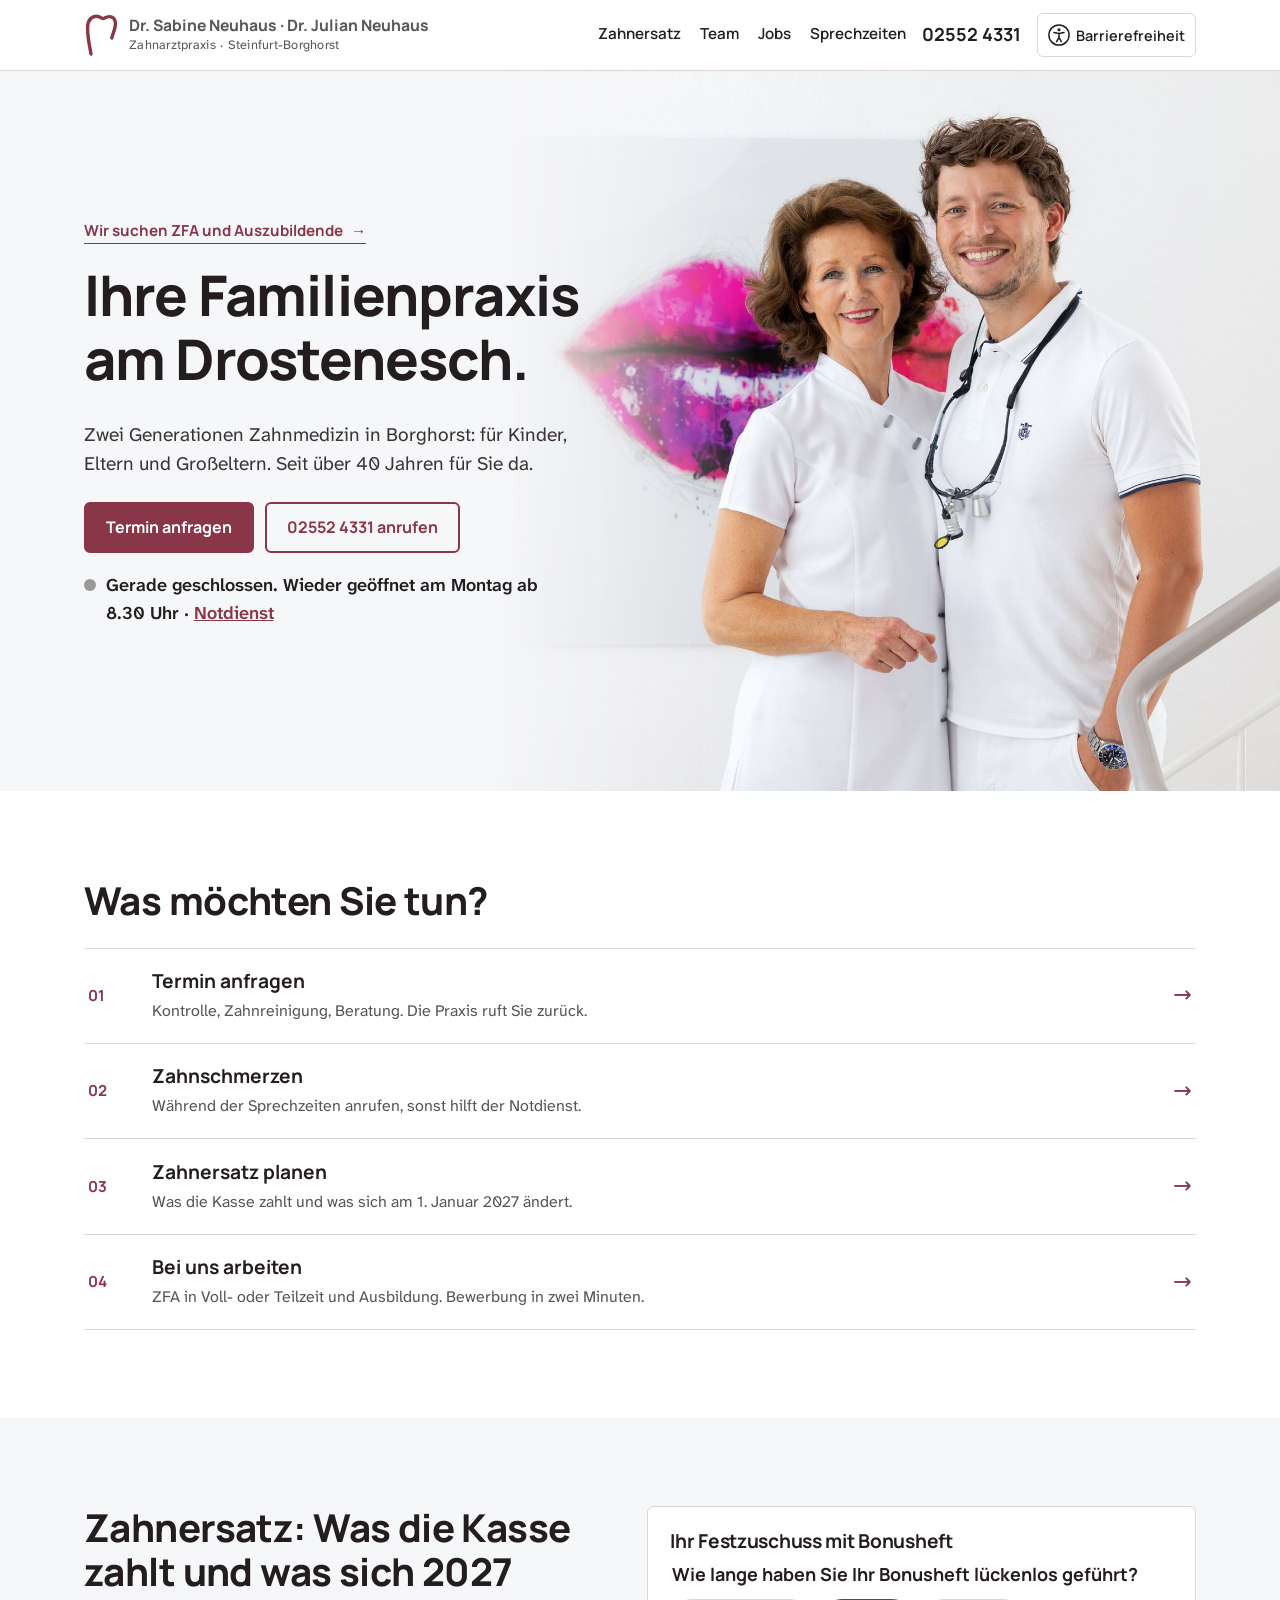
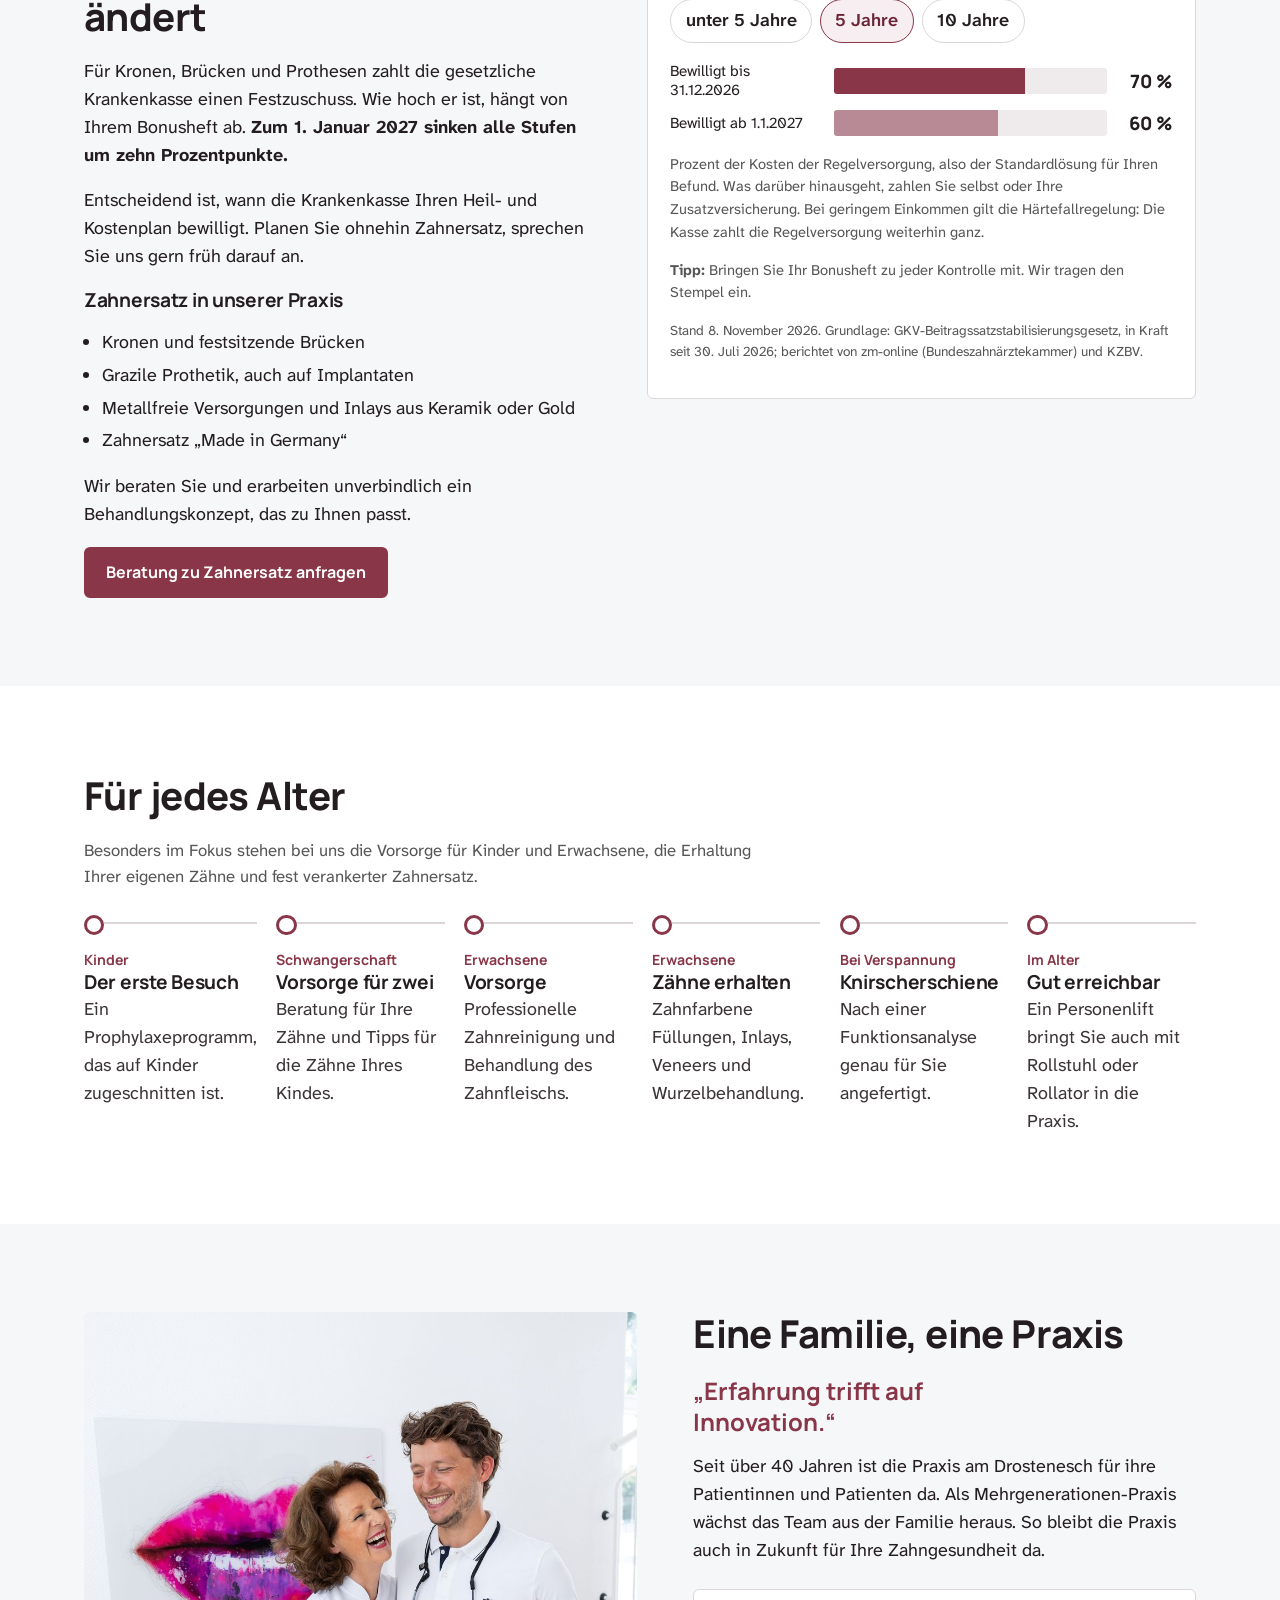
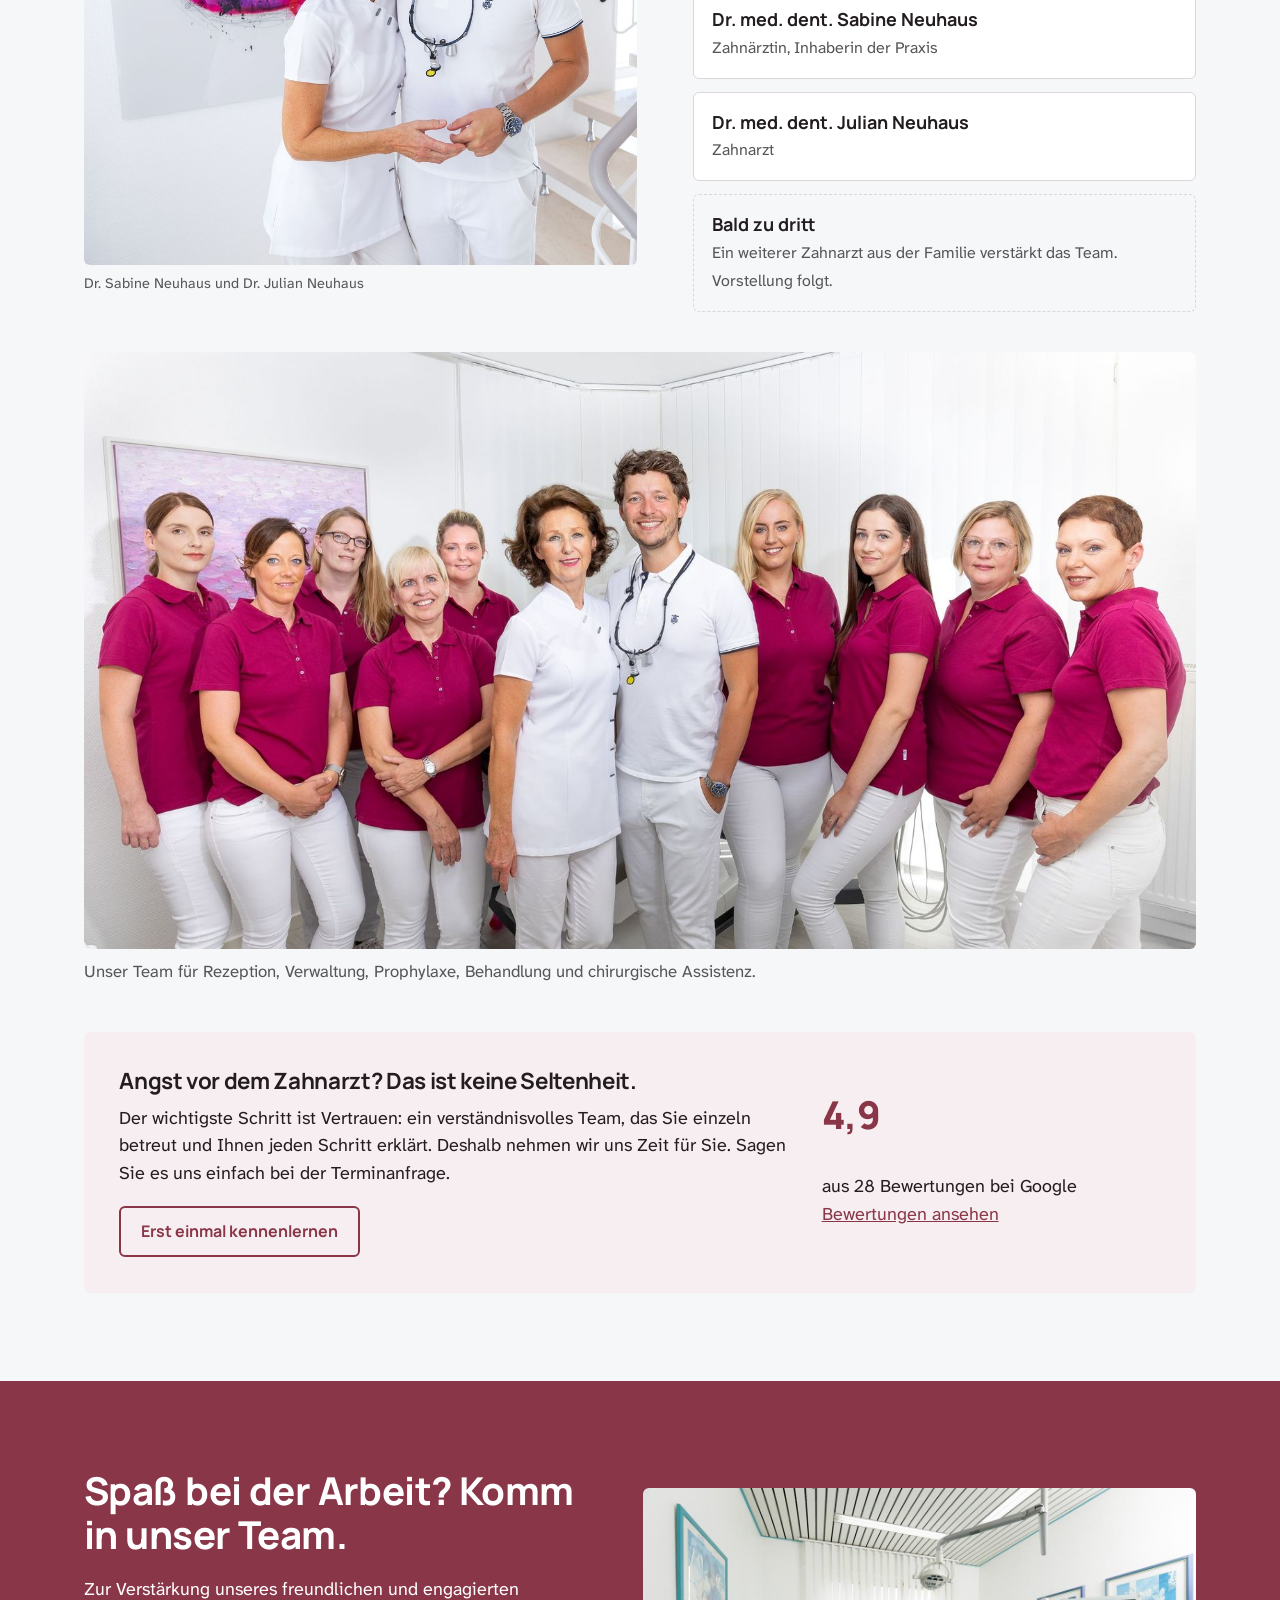
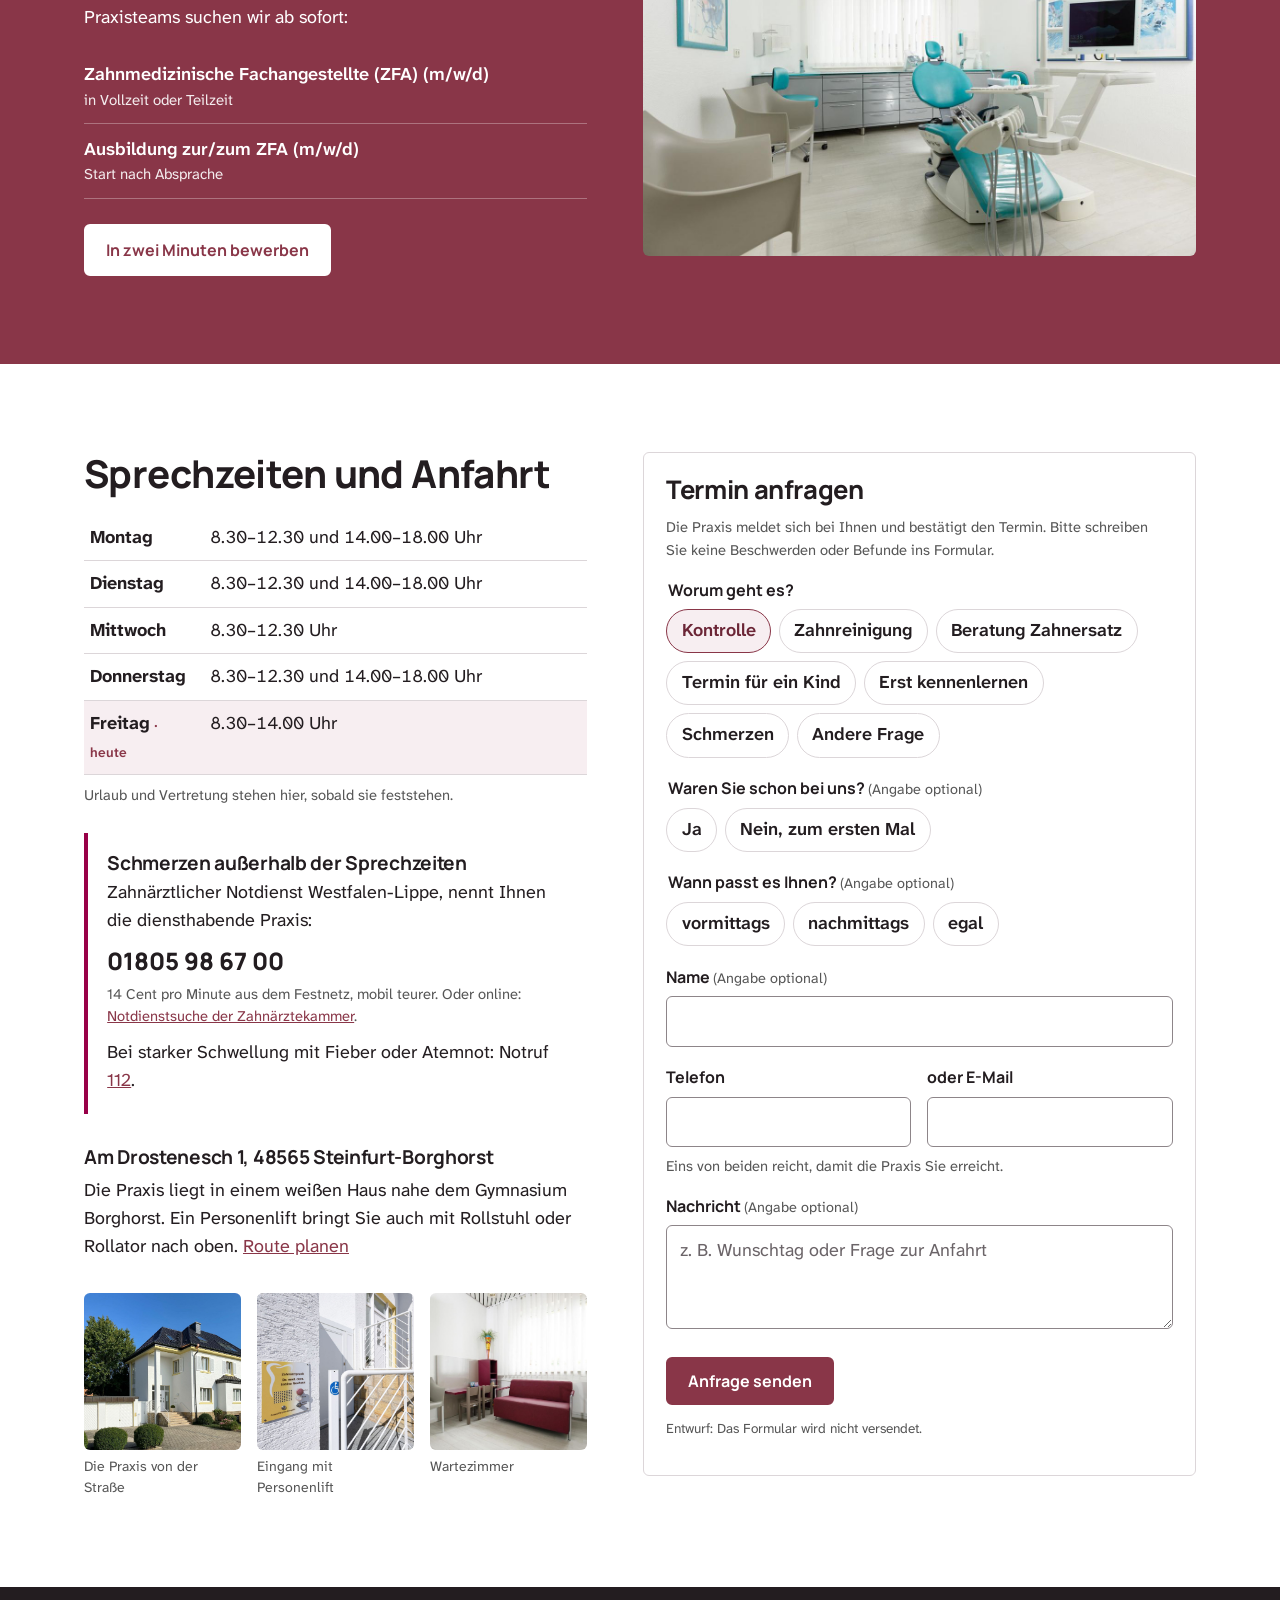
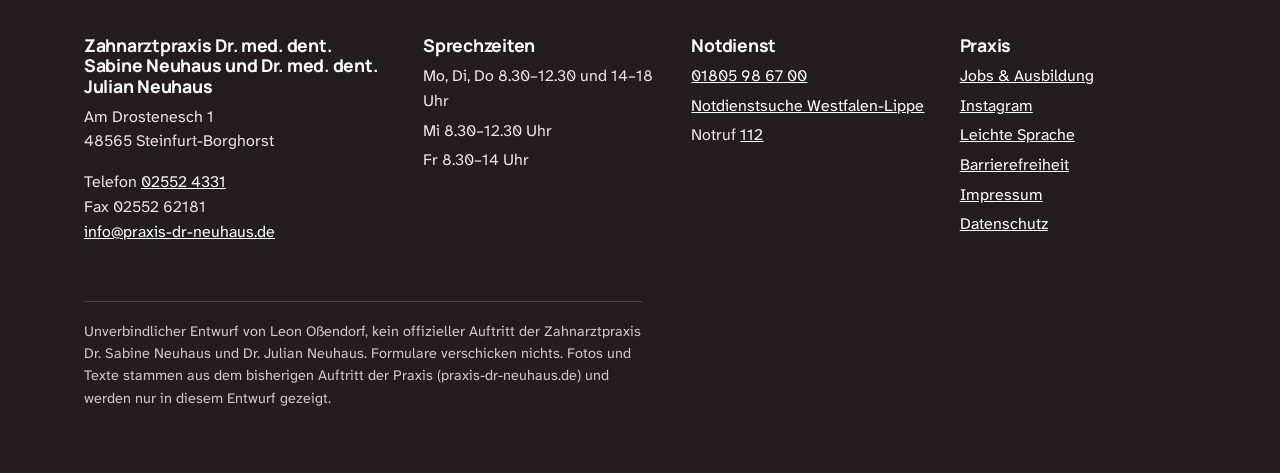
<file: index.html>
<!doctype html>
<html lang="de">
<head>
<meta charset="utf-8">
<meta name="viewport" content="width=device-width, initial-scale=1">
<meta name="robots" content="noindex,nofollow">
<title>Zahnarztpraxis Dr. Sabine Neuhaus und Dr. Julian Neuhaus – Steinfurt-Borghorst (Entwurf)</title>
<meta name="description" content="Familienpraxis Am Drostenesch 1 in Steinfurt-Borghorst. Vorsorge, Zahnerhaltung und Zahnersatz für Kinder, Eltern und Großeltern. Seit über 40 Jahren für Sie da.">
<link rel="preload" href="fonts/manrope-var.woff2" as="font" type="font/woff2" crossorigin>
<link rel="stylesheet" href="css/main.css">
<link rel="icon" href="data:image/svg+xml,%3Csvg xmlns='http://www.w3.org/2000/svg' viewBox='0 0 34 44'%3E%3Cpath d='M7 41C5 31 3.2 21 3.6 13.5 4 6.5 8.4 2.6 13.4 3.4c3 .5 4.2 2.2 5.6 2.2 1.6 0 3-1.9 6.2-2 4.4-.2 6.6 3.4 6.2 8.2-.4 4.8-2.4 8.3-3.6 13.2' fill='none' stroke='%23893648' stroke-width='3.4' stroke-linecap='round'/%3E%3C/svg%3E">
</head>
<body>
<a class="skip" href="#inhalt">Zum Inhalt springen</a>
<header class="kopf">
  <div class="wrap">
    <a class="marke" href="index.html">
      <svg viewBox="0 0 34 44" aria-hidden="true" focusable="false"><path d="M7 41C5 31 3.2 21 3.6 13.5 4 6.5 8.4 2.6 13.4 3.4c3 .5 4.2 2.2 5.6 2.2 1.6 0 3-1.9 6.2-2 4.4-.2 6.6 3.4 6.2 8.2-.4 4.8-2.4 8.3-3.6 13.2" fill="none" stroke="#893648" stroke-width="3.4" stroke-linecap="round" stroke-linejoin="round"/></svg>
      <span><b><span>Dr. Sabine Neuhaus</span> <span class="trenn">·</span> <span>Dr. Julian Neuhaus</span></b><small>Zahnarztpraxis · Steinfurt-Borghorst</small></span>
    </a>
    <nav class="nav" aria-label="Hauptmenü">
      <a href="index.html#zahnersatz">Zahnersatz</a>
      <a href="index.html#familie">Team</a>
      <a href="jobs.html">Jobs</a>
      <a href="index.html#kontakt">Sprechzeiten</a>
    </nav>
    <a class="tel" href="tel:+4925524331">02552 4331</a>
    <button class="a11y-btn" type="button" aria-expanded="false" aria-controls="a11y"><svg viewBox="0 0 24 24" aria-hidden="true" focusable="false"><circle cx="12" cy="12" r="11" fill="none" stroke="currentColor" stroke-width="1.6"/><circle cx="12" cy="6.3" r="1.7" fill="currentColor"/><path d="M6.5 9.2l5.5 1.2 5.5-1.2M12 10.4v4.2M12 14.6l-2.6 4.6M12 14.6l2.6 4.6" fill="none" stroke="currentColor" stroke-width="1.7" stroke-linecap="round"/></svg><span class="a11y-txt">Barrierefreiheit</span></button>
    <div class="a11y-panel" id="a11y" role="region" aria-label="Einstellungen zur Barrierefreiheit">
      <h2>Lesen leichter machen</h2>
      <button type="button" data-schalter="gross" aria-pressed="false">Schrift größer</button>
      <button type="button" data-schalter="kontrast" aria-pressed="false">Stärkerer Kontrast</button>
      <button type="button" data-schalter="ruhig" aria-pressed="false">Bewegungen aus</button>
      <button type="button" id="vorlesen" aria-pressed="false">Seite vorlesen</button>
      <a href="leichte-sprache.html">Leichte Sprache <span aria-hidden="true">→</span></a>
      <a href="barrierefreiheit.html">Erklärung zur Barrierefreiheit <span aria-hidden="true">→</span></a>
    </div>
  </div>
</header>
<main id="inhalt">

<section class="hero" aria-labelledby="h-start" style="padding:0">
  <div class="hero-bild">
    <img src="img/hero.jpg" width="1800" height="1286" alt="Dr. Sabine Neuhaus und Dr. Julian Neuhaus in weißer Praxiskleidung, hinter ihnen ein großes Gemälde mit pinkfarbenen Lippen." fetchpriority="high">
  </div>
  <div class="wrap">
    <div class="hero-text">
      <a class="job-hinweis" href="jobs.html">Wir suchen ZFA und Auszubildende <span aria-hidden="true">→</span></a>
      <h1 id="h-start">Ihre Familienpraxis am Drostenesch.</h1>
      <p class="lead">Zwei Generationen Zahnmedizin in Borghorst: für Kinder, Eltern und Großeltern. Seit über 40 Jahren für Sie da.</p>
      <div class="knoepfe">
        <a class="btn" href="#termin">Termin anfragen</a>
        <a class="btn hell" href="tel:+4925524331">02552 4331 anrufen</a>
      </div>
      <p class="status" id="status" aria-live="polite"><span class="punkt" aria-hidden="true"></span><span id="status-text">Sprechzeiten: Mo bis Fr ab 8.30 Uhr</span></p>
    </div>
  </div>
</section>

<section aria-labelledby="h-wege">
  <div class="wrap">
    <h2 id="h-wege">Was möchten Sie tun?</h2>
    <ul class="wege">
      <li><a href="#termin" data-anliegen="kontrolle"><span class="nr">01</span><span><b>Termin anfragen</b><span class="k">Kontrolle, Zahnreinigung, Beratung. Die Praxis ruft Sie zurück.</span></span><span class="pfeil" aria-hidden="true">→</span></a></li>
      <li><a href="#notdienst"><span class="nr">02</span><span><b>Zahnschmerzen</b><span class="k">Während der Sprechzeiten anrufen, sonst hilft der Notdienst.</span></span><span class="pfeil" aria-hidden="true">→</span></a></li>
      <li><a href="#zahnersatz"><span class="nr">03</span><span><b>Zahnersatz planen</b><span class="k">Was die Kasse zahlt und was sich am 1. Januar 2027 ändert.</span></span><span class="pfeil" aria-hidden="true">→</span></a></li>
      <li><a href="jobs.html"><span class="nr">04</span><span><b>Bei uns arbeiten</b><span class="k">ZFA in Voll- oder Teilzeit und Ausbildung. Bewerbung in zwei Minuten.</span></span><span class="pfeil" aria-hidden="true">→</span></a></li>
    </ul>
  </div>
</section>

<section class="wand" id="zahnersatz" aria-labelledby="h-ze">
  <div class="wrap ze">
    <div class="zeig">
      <h2 id="h-ze">Zahnersatz: Was die Kasse zahlt und was sich 2027 ändert</h2>
      <p>Für Kronen, Brücken und Prothesen zahlt die gesetzliche Krankenkasse einen Festzuschuss. Wie hoch er ist, hängt von Ihrem Bonusheft ab. <strong>Zum 1. Januar 2027 sinken alle Stufen um zehn Prozentpunkte.</strong></p>
      <p>Entscheidend ist, wann die Krankenkasse Ihren Heil- und Kostenplan bewilligt. Planen Sie ohnehin Zahnersatz, sprechen Sie uns gern früh darauf an.</p>
      <h3>Zahnersatz in unserer Praxis</h3>
      <ul class="liste">
        <li>Kronen und festsitzende Brücken</li>
        <li>Grazile Prothetik, auch auf Implantaten</li>
        <li>Metallfreie Versorgungen und Inlays aus Keramik oder Gold</li>
        <li>Zahnersatz „Made in Germany“</li>
      </ul>
      <p>Wir beraten Sie und erarbeiten unverbindlich ein Behandlungskonzept, das zu Ihnen passt.</p>
      <a class="btn" href="#termin" data-anliegen="zahnersatz">Beratung zu Zahnersatz anfragen</a>
    </div>
    <div class="rechner zeig" role="region" aria-labelledby="h-rechner">
      <h3 id="h-rechner">Ihr Festzuschuss mit Bonusheft</h3>
      <fieldset>
        <legend>Wie lange haben Sie Ihr Bonusheft lückenlos geführt?</legend>
        <div class="seg">
          <label><input type="radio" name="bonus" value="0"><span>unter 5 Jahre</span></label>
          <label><input type="radio" name="bonus" value="5" checked><span>5 Jahre</span></label>
          <label><input type="radio" name="bonus" value="10"><span>10 Jahre</span></label>
        </div>
      </fieldset>
      <div class="balken" aria-live="polite">
        <div class="zeile"><span class="lbl">Bewilligt bis 31.12.2026</span><span class="bahn"><span class="fuell" id="b-alt"></span></span><span class="wert" id="w-alt">70 %</span></div>
        <div class="zeile"><span class="lbl">Bewilligt ab 1.1.2027</span><span class="bahn"><span class="fuell neu" id="b-neu"></span></span><span class="wert" id="w-neu">60 %</span></div>
      </div>
      <p class="klein">Prozent der Kosten der Regelversorgung, also der Standardlösung für Ihren Befund. Was darüber hinausgeht, zahlen Sie selbst oder Ihre Zusatzversicherung. Bei geringem Einkommen gilt die Härtefallregelung: Die Kasse zahlt die Regelversorgung weiterhin ganz.</p>
      <p class="klein"><strong>Tipp:</strong> Bringen Sie Ihr Bonusheft zu jeder Kontrolle mit. Wir tragen den Stempel ein.</p>
      <p class="quelle">Stand 8. November 2026. Grundlage: GKV-Beitragssatzstabilisierungsgesetz, in Kraft seit 30. Juli 2026; berichtet von zm-online (Bundeszahnärztekammer) und KZBV.</p>
    </div>
  </div>
</section>

<section aria-labelledby="h-alter">
  <div class="wrap">
    <h2 id="h-alter">Für jedes Alter</h2>
    <p class="unterzeile">Besonders im Fokus stehen bei uns die Vorsorge für Kinder und Erwachsene, die Erhaltung Ihrer eigenen Zähne und fest verankerter Zahnersatz.</p>
    <ol class="linie">
      <li class="zeig"><span class="alter">Kinder</span><h3>Der erste Besuch</h3><p>Ein Prophylaxeprogramm, das auf Kinder zugeschnitten ist.</p></li>
      <li class="zeig"><span class="alter">Schwangerschaft</span><h3>Vorsorge für zwei</h3><p>Beratung für Ihre Zähne und Tipps für die Zähne Ihres Kindes.</p></li>
      <li class="zeig"><span class="alter">Erwachsene</span><h3>Vorsorge</h3><p>Professionelle Zahnreinigung und Behandlung des Zahnfleischs.</p></li>
      <li class="zeig"><span class="alter">Erwachsene</span><h3>Zähne erhalten</h3><p>Zahnfarbene Füllungen, Inlays, Veneers und Wurzelbehandlung.</p></li>
      <li class="zeig"><span class="alter">Bei Verspannung</span><h3>Knirscherschiene</h3><p>Nach einer Funktionsanalyse genau für Sie angefertigt.</p></li>
      <li class="zeig"><span class="alter">Im Alter</span><h3>Gut erreichbar</h3><p>Ein Personenlift bringt Sie auch mit Rollstuhl oder Rollator in die Praxis.</p></li>
    </ol>
  </div>
</section>

<section class="wand" id="familie" aria-labelledby="h-familie">
  <div class="wrap">
    <div class="familie">
      <figure class="zeig">
        <img src="img/duo.jpg" width="1000" height="1000" alt="Dr. Sabine Neuhaus und Dr. Julian Neuhaus lachen gemeinsam vor dem Lippen-Gemälde." loading="lazy">
        <figcaption>Dr. Sabine Neuhaus und Dr. Julian Neuhaus</figcaption>
      </figure>
      <div class="zeig">
        <h2 id="h-familie">Eine Familie, eine Praxis</h2>
        <p class="zitat">„Erfahrung trifft auf Innovation.“</p>
        <p>Seit über 40 Jahren ist die Praxis am Drostenesch für ihre Patientinnen und Patienten da. Als Mehrgenerationen-Praxis wächst das Team aus der Familie heraus. So bleibt die Praxis auch in Zukunft für Ihre Zahngesundheit da.</p>
        <ul class="aerzte">
          <li><b>Dr. med. dent. Sabine Neuhaus</b><span>Zahnärztin, Inhaberin der Praxis</span></li>
          <li><b>Dr. med. dent. Julian Neuhaus</b><span>Zahnarzt</span></li>
          <li class="bald"><b>Bald zu dritt</b><span>Ein weiterer Zahnarzt aus der Familie verstärkt das Team. Vorstellung folgt.</span></li>
        </ul>
      </div>
    </div>
    <figure class="team-bild zeig">
      <img src="img/team.jpg" width="1600" height="859" alt="Das Praxisteam: die beiden Zahnärzte in Weiß und neun Mitarbeiterinnen in beerenfarbenen Poloshirts in der hellen Praxis." loading="lazy">
      <figcaption class="unterzeile" style="margin-top:.6rem">Unser Team für Rezeption, Verwaltung, Prophylaxe, Behandlung und chirurgische Assistenz.</figcaption>
    </figure>
    <div class="angst zeig">
      <div>
        <h3>Angst vor dem Zahnarzt? Das ist keine Seltenheit.</h3>
        <p>Der wichtigste Schritt ist Vertrauen: ein verständnisvolles Team, das Sie einzeln betreut und Ihnen jeden Schritt erklärt. Deshalb nehmen wir uns Zeit für Sie. Sagen Sie es uns einfach bei der Terminanfrage.</p>
        <a class="btn hell" href="#termin" data-anliegen="kennenlernen">Erst einmal kennenlernen</a>
      </div>
      <div>
        <p class="sterne">4,9 <span class="sr">von 5 Sternen</span></p>
        <p style="margin:.3rem 0 0">aus 28 Bewertungen bei Google<br><a href="https://www.google.com/maps?cid=17526460010346938370">Bewertungen ansehen</a></p>
      </div>
    </div>
  </div>
</section>

<section class="jobs" aria-labelledby="h-jobs">
  <div class="wrap jobs-grid">
    <div class="zeig">
      <h2 id="h-jobs">Spaß bei der Arbeit? Komm in unser Team.</h2>
      <p>Zur Verstärkung unseres freundlichen und engagierten Praxisteams suchen wir ab sofort:</p>
      <ul class="stellen">
        <li>Zahnmedizinische Fachangestellte (ZFA) (m/w/d)<small>in Vollzeit oder Teilzeit</small></li>
        <li>Ausbildung zur/zum ZFA (m/w/d)<small>Start nach Absprache</small></li>
      </ul>
      <a class="btn" href="jobs.html">In zwei Minuten bewerben</a>
    </div>
    <img class="zeig" src="img/behandlung.jpg" width="1200" height="800" alt="Heller Behandlungsraum mit Behandlungsstuhl, Bildschirm und Bildern an der Wand." loading="lazy">
  </div>
</section>

<section id="kontakt" aria-labelledby="h-kontakt">
  <div class="wrap kontakt-grid">
    <div>
      <h2 id="h-kontakt">Sprechzeiten und Anfahrt</h2>
      <table class="zeiten" id="zeiten">
        <caption class="sr">Sprechzeiten der Praxis</caption>
        <tbody>
          <tr data-tag="1"><th scope="row">Montag</th><td>8.30–12.30 und 14.00–18.00 Uhr</td></tr>
          <tr data-tag="2"><th scope="row">Dienstag</th><td>8.30–12.30 und 14.00–18.00 Uhr</td></tr>
          <tr data-tag="3"><th scope="row">Mittwoch</th><td>8.30–12.30 Uhr</td></tr>
          <tr data-tag="4"><th scope="row">Donnerstag</th><td>8.30–12.30 und 14.00–18.00 Uhr</td></tr>
          <tr data-tag="5"><th scope="row">Freitag</th><td>8.30–14.00 Uhr</td></tr>
        </tbody>
      </table>
      <p class="hinweis" style="margin-top:.6rem">Urlaub und Vertretung stehen hier, sobald sie feststehen.</p>

      <div class="notdienst" id="notdienst">
        <h3>Schmerzen außerhalb der Sprechzeiten</h3>
        <p style="margin:0 0 .4rem">Zahnärztlicher Notdienst Westfalen-Lippe, nennt Ihnen die diensthabende Praxis:</p>
        <a class="nummer" href="tel:+491805986700">01805 98 67 00</a>
        <p class="hinweis" style="margin:.3rem 0 .6rem">14 Cent pro Minute aus dem Festnetz, mobil teurer. Oder online: <a href="https://www.zahnaerzte-wl.de/pages/notdienstsuche">Notdienstsuche der Zahnärztekammer</a>.</p>
        <p style="margin:0">Bei starker Schwellung mit Fieber oder Atemnot: Notruf <a href="tel:112">112</a>.</p>
      </div>

      <h3 style="margin-top:2rem">Am Drostenesch 1, 48565 Steinfurt-Borghorst</h3>
      <p>Die Praxis liegt in einem weißen Haus nahe dem Gymnasium Borghorst. Ein Personenlift bringt Sie auch mit Rollstuhl oder Rollator nach oben. <a href="https://www.openstreetmap.org/directions?to=52.1271%2C7.4017#map=17/52.1271/7.4017">Route planen</a></p>
      <div class="anfahrt">
        <figure><img src="img/haus.jpg" width="1400" height="1050" alt="Die weiße Villa der Praxis mit dunklem Dach, Treppe zum Eingang und Hecken davor." loading="lazy"><figcaption>Die Praxis von der Straße</figcaption></figure>
        <figure><img src="img/eingang.jpg" width="1000" height="1000" alt="Eingang mit Praxisschild und Rollstuhl-Zeichen am Personenlift." loading="lazy"><figcaption>Eingang mit Personenlift</figcaption></figure>
        <figure><img src="img/wartezimmer.jpg" width="1200" height="754" alt="Helles Wartezimmer mit beerenfarbenem Sofa und grauen Stühlen." loading="lazy"><figcaption>Wartezimmer</figcaption></figure>
      </div>
    </div>

    <div id="termin">
      <form class="form" id="form-termin" novalidate>
        <h2>Termin anfragen</h2>
        <p class="hinweis">Die Praxis meldet sich bei Ihnen und bestätigt den Termin. Bitte schreiben Sie keine Beschwerden oder Befunde ins Formular.</p>
        <div class="feld">
          <fieldset><legend>Worum geht es?</legend>
            <div class="seg" id="anliegen">
              <label><input type="radio" name="anliegen" value="kontrolle" checked><span>Kontrolle</span></label>
              <label><input type="radio" name="anliegen" value="pzr"><span>Zahnreinigung</span></label>
              <label><input type="radio" name="anliegen" value="zahnersatz"><span>Beratung Zahnersatz</span></label>
              <label><input type="radio" name="anliegen" value="kind"><span>Termin für ein Kind</span></label>
              <label><input type="radio" name="anliegen" value="kennenlernen"><span>Erst kennenlernen</span></label>
              <label><input type="radio" name="anliegen" value="schmerzen"><span>Schmerzen</span></label>
              <label><input type="radio" name="anliegen" value="frage"><span>Andere Frage</span></label>
            </div>
          </fieldset>
          <p class="info-schmerz" id="info-schmerz">Bei Schmerzen rufen Sie bitte direkt an: <a href="tel:+4925524331">02552 4331</a>. Außerhalb der Sprechzeiten hilft der <a href="#notdienst">Notdienst</a>.</p>
        </div>
        <div class="feld">
          <fieldset><legend>Waren Sie schon bei uns? <span class="opt">(Angabe optional)</span></legend>
            <div class="seg">
              <label><input type="radio" name="patient" value="ja"><span>Ja</span></label>
              <label><input type="radio" name="patient" value="nein"><span>Nein, zum ersten Mal</span></label>
            </div>
          </fieldset>
        </div>
        <div class="feld">
          <fieldset><legend>Wann passt es Ihnen? <span class="opt">(Angabe optional)</span></legend>
            <div class="seg">
              <label><input type="checkbox" name="zeit" value="vormittags"><span>vormittags</span></label>
              <label><input type="checkbox" name="zeit" value="nachmittags"><span>nachmittags</span></label>
              <label><input type="checkbox" name="zeit" value="egal"><span>egal</span></label>
            </div>
          </fieldset>
        </div>
        <div class="feld"><label for="t-name">Name <span class="opt">(Angabe optional)</span></label><input id="t-name" name="name" type="text" autocomplete="name"></div>
        <div class="zwei">
          <div class="feld"><label for="t-tel">Telefon</label><input id="t-tel" name="telefon" type="tel" autocomplete="tel" aria-describedby="t-rueck"></div>
          <div class="feld"><label for="t-mail">oder E-Mail</label><input id="t-mail" name="email" type="email" autocomplete="email" aria-describedby="t-rueck"></div>
        </div>
        <p class="hinweis" id="t-rueck" style="margin-top:-.6rem">Eins von beiden reicht, damit die Praxis Sie erreicht.</p>
        <p class="fehler" id="t-fehler" role="alert" hidden>Bitte geben Sie eine Telefonnummer oder eine E-Mail-Adresse an.</p>
        <div class="feld"><label for="t-nachricht">Nachricht <span class="opt">(Angabe optional)</span></label><textarea id="t-nachricht" name="nachricht" placeholder="z. B. Wunschtag oder Frage zur Anfahrt"></textarea></div>
        <button class="btn" type="submit">Anfrage senden</button>
        <p class="entwurf-vermerk">Entwurf: Das Formular wird nicht versendet.</p>
      </form>
      <div class="danke" id="danke-termin" tabindex="-1">
        <h3>Danke, Ihre Anfrage ist da.</h3>
        <p>In der fertigen Website käme Ihre Anfrage jetzt verschlüsselt am Empfang an. Die Praxis ruft Sie zurück oder schreibt Ihnen und bestätigt den Termin.</p>
        <p class="entwurf-vermerk">Entwurf: Es wurde nichts versendet.</p>
      </div>
    </div>
  </div>
</section>

</main>
<footer class="fuss">
  <div class="wrap">
    <div class="spalten">
      <div>
        <h2>Zahnarztpraxis Dr. med. dent. Sabine Neuhaus und Dr. med. dent. Julian Neuhaus</h2>
        <p>Am Drostenesch 1<br>48565 Steinfurt-Borghorst</p>
        <p>Telefon <a href="tel:+4925524331">02552 4331</a><br>Fax 02552 62181<br><a href="mailto:info@praxis-dr-neuhaus.de">info@praxis-dr-neuhaus.de</a></p>
      </div>
      <div>
        <h2>Sprechzeiten</h2>
        <ul><li>Mo, Di, Do 8.30–12.30 und 14–18 Uhr</li><li>Mi 8.30–12.30 Uhr</li><li>Fr 8.30–14 Uhr</li></ul>
      </div>
      <div>
        <h2>Notdienst</h2>
        <ul><li><a href="tel:+491805986700">01805 98 67 00</a></li><li><a href="https://www.zahnaerzte-wl.de/pages/notdienstsuche">Notdienstsuche Westfalen-Lippe</a></li><li>Notruf <a href="tel:112">112</a></li></ul>
      </div>
      <div>
        <h2>Praxis</h2>
        <ul>
          <li><a href="jobs.html">Jobs &amp; Ausbildung</a></li>
          <li><a href="https://www.instagram.com/zahnarztpraxis_dr.neuhaus/">Instagram</a></li>
          <li><a href="leichte-sprache.html">Leichte Sprache</a></li>
          <li><a href="barrierefreiheit.html">Barrierefreiheit</a></li>
          <li><a href="impressum.html">Impressum</a></li>
          <li><a href="datenschutz.html">Datenschutz</a></li>
        </ul>
      </div>
    </div>
    <p class="entwurf">Unverbindlicher Entwurf von Leon Oßendorf, kein offizieller Auftritt der Zahnarztpraxis Dr. Sabine Neuhaus und Dr. Julian Neuhaus. Formulare verschicken nichts. Fotos und Texte stammen aus dem bisherigen Auftritt der Praxis (praxis-dr-neuhaus.de) und werden nur in diesem Entwurf gezeigt.</p>
  </div>
</footer>
<nav class="leiste" aria-label="Schnellzugriff">
  <a href="tel:+4925524331"><svg viewBox="0 0 24 24" aria-hidden="true"><path d="M6.6 10.8a15.1 15.1 0 0 0 6.6 6.6l2.2-2.2c.3-.3.7-.4 1-.2 1.1.4 2.3.6 3.6.6.6 0 1 .4 1 1V20c0 .6-.4 1-1 1A17 17 0 0 1 3 4c0-.6.4-1 1-1h3.5c.6 0 1 .4 1 1 0 1.3.2 2.5.6 3.6.1.3 0 .7-.2 1z" fill="currentColor"/></svg>Anrufen</a>
  <a href="index.html#termin"><svg viewBox="0 0 24 24" aria-hidden="true"><rect x="3" y="5" width="18" height="16" rx="2" fill="none" stroke="currentColor" stroke-width="2"/><path d="M3 10h18M8 3v4M16 3v4" stroke="currentColor" stroke-width="2"/></svg>Termin</a>
  <a href="index.html#notdienst"><svg viewBox="0 0 24 24" aria-hidden="true"><path d="M12 3v18M3 12h18" stroke="currentColor" stroke-width="3" stroke-linecap="round"/></svg>Notdienst</a>
</nav>
<script src="js/main.js"></script>
</body>
</html>
</file>
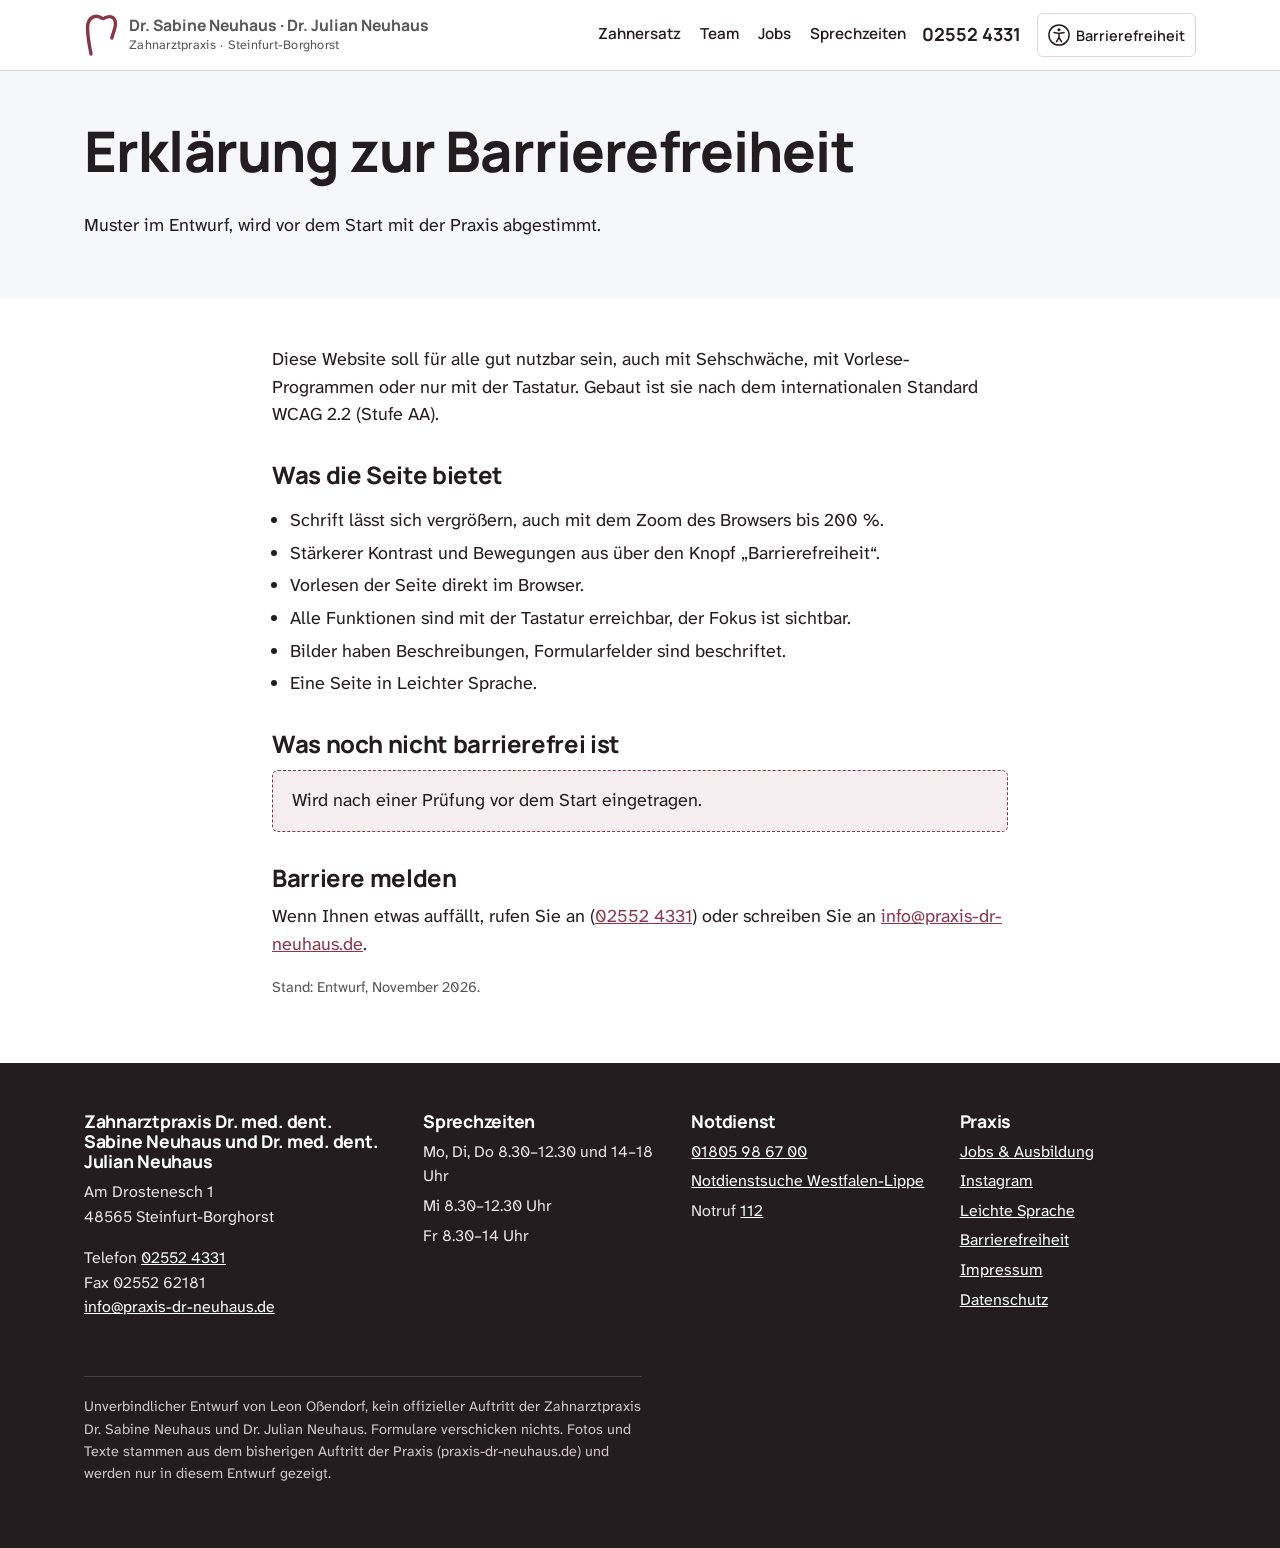
<file: barrierefreiheit.html>
<!doctype html>
<html lang="de">
<head>
<meta charset="utf-8">
<meta name="viewport" content="width=device-width, initial-scale=1">
<meta name="robots" content="noindex,nofollow">
<title>Erklärung zur Barrierefreiheit – Zahnarztpraxis Dr. Neuhaus (Entwurf)</title>
<meta name="description" content="Erklärung zur Barrierefreiheit der Website (Muster im Entwurf).">
<link rel="preload" href="fonts/manrope-var.woff2" as="font" type="font/woff2" crossorigin>
<link rel="stylesheet" href="css/main.css">
<link rel="icon" href="data:image/svg+xml,%3Csvg xmlns='http://www.w3.org/2000/svg' viewBox='0 0 34 44'%3E%3Cpath d='M7 41C5 31 3.2 21 3.6 13.5 4 6.5 8.4 2.6 13.4 3.4c3 .5 4.2 2.2 5.6 2.2 1.6 0 3-1.9 6.2-2 4.4-.2 6.6 3.4 6.2 8.2-.4 4.8-2.4 8.3-3.6 13.2' fill='none' stroke='%23893648' stroke-width='3.4' stroke-linecap='round'/%3E%3C/svg%3E">
</head>
<body>
<a class="skip" href="#inhalt">Zum Inhalt springen</a>
<header class="kopf">
  <div class="wrap">
    <a class="marke" href="index.html">
      <svg viewBox="0 0 34 44" aria-hidden="true" focusable="false"><path d="M7 41C5 31 3.2 21 3.6 13.5 4 6.5 8.4 2.6 13.4 3.4c3 .5 4.2 2.2 5.6 2.2 1.6 0 3-1.9 6.2-2 4.4-.2 6.6 3.4 6.2 8.2-.4 4.8-2.4 8.3-3.6 13.2" fill="none" stroke="#893648" stroke-width="3.4" stroke-linecap="round" stroke-linejoin="round"/></svg>
      <span><b><span>Dr. Sabine Neuhaus</span> <span class="trenn">·</span> <span>Dr. Julian Neuhaus</span></b><small>Zahnarztpraxis · Steinfurt-Borghorst</small></span>
    </a>
    <nav class="nav" aria-label="Hauptmenü">
      <a href="index.html#zahnersatz">Zahnersatz</a>
      <a href="index.html#familie">Team</a>
      <a href="jobs.html">Jobs</a>
      <a href="index.html#kontakt">Sprechzeiten</a>
    </nav>
    <a class="tel" href="tel:+4925524331">02552 4331</a>
    <button class="a11y-btn" type="button" aria-expanded="false" aria-controls="a11y"><svg viewBox="0 0 24 24" aria-hidden="true" focusable="false"><circle cx="12" cy="12" r="11" fill="none" stroke="currentColor" stroke-width="1.6"/><circle cx="12" cy="6.3" r="1.7" fill="currentColor"/><path d="M6.5 9.2l5.5 1.2 5.5-1.2M12 10.4v4.2M12 14.6l-2.6 4.6M12 14.6l2.6 4.6" fill="none" stroke="currentColor" stroke-width="1.7" stroke-linecap="round"/></svg><span class="a11y-txt">Barrierefreiheit</span></button>
    <div class="a11y-panel" id="a11y" role="region" aria-label="Einstellungen zur Barrierefreiheit">
      <h2>Lesen leichter machen</h2>
      <button type="button" data-schalter="gross" aria-pressed="false">Schrift größer</button>
      <button type="button" data-schalter="kontrast" aria-pressed="false">Stärkerer Kontrast</button>
      <button type="button" data-schalter="ruhig" aria-pressed="false">Bewegungen aus</button>
      <button type="button" id="vorlesen" aria-pressed="false">Seite vorlesen</button>
      <a href="leichte-sprache.html">Leichte Sprache <span aria-hidden="true">→</span></a>
      <a href="barrierefreiheit.html">Erklärung zur Barrierefreiheit <span aria-hidden="true">→</span></a>
    </div>
  </div>
</header>
<main id="inhalt">
<section class="seitenkopf"><div class="wrap"><h1>Erklärung zur Barrierefreiheit</h1><p class="lead">Muster im Entwurf, wird vor dem Start mit der Praxis abgestimmt.</p></div></section>
<div class="wrap text-seite" style="max-width:46rem">
  <p>Diese Website soll für alle gut nutzbar sein, auch mit Sehschwäche, mit Vorlese-Programmen oder nur mit der Tastatur. Gebaut ist sie nach dem internationalen Standard WCAG 2.2 (Stufe AA).</p>
  <h2>Was die Seite bietet</h2>
  <ul class="liste">
    <li>Schrift lässt sich vergrößern, auch mit dem Zoom des Browsers bis 200 %.</li>
    <li>Stärkerer Kontrast und Bewegungen aus über den Knopf „Barrierefreiheit“.</li>
    <li>Vorlesen der Seite direkt im Browser.</li>
    <li>Alle Funktionen sind mit der Tastatur erreichbar, der Fokus ist sichtbar.</li>
    <li>Bilder haben Beschreibungen, Formularfelder sind beschriftet.</li>
    <li>Eine Seite in Leichter Sprache.</li>
  </ul>
  <h2>Was noch nicht barrierefrei ist</h2>
  <p class="platzhalter">Wird nach einer Prüfung vor dem Start eingetragen.</p>
  <h2>Barriere melden</h2>
  <p>Wenn Ihnen etwas auffällt, rufen Sie an (<a href="tel:+4925524331">02552 4331</a>) oder schreiben Sie an <a href="mailto:info@praxis-dr-neuhaus.de">info@praxis-dr-neuhaus.de</a>.</p>
  <p class="hinweis">Stand: Entwurf, November 2026.</p>
</div>
</main>
<footer class="fuss">
  <div class="wrap">
    <div class="spalten">
      <div>
        <h2>Zahnarztpraxis Dr. med. dent. Sabine Neuhaus und Dr. med. dent. Julian Neuhaus</h2>
        <p>Am Drostenesch 1<br>48565 Steinfurt-Borghorst</p>
        <p>Telefon <a href="tel:+4925524331">02552 4331</a><br>Fax 02552 62181<br><a href="mailto:info@praxis-dr-neuhaus.de">info@praxis-dr-neuhaus.de</a></p>
      </div>
      <div>
        <h2>Sprechzeiten</h2>
        <ul><li>Mo, Di, Do 8.30–12.30 und 14–18 Uhr</li><li>Mi 8.30–12.30 Uhr</li><li>Fr 8.30–14 Uhr</li></ul>
      </div>
      <div>
        <h2>Notdienst</h2>
        <ul><li><a href="tel:+491805986700">01805 98 67 00</a></li><li><a href="https://www.zahnaerzte-wl.de/pages/notdienstsuche">Notdienstsuche Westfalen-Lippe</a></li><li>Notruf <a href="tel:112">112</a></li></ul>
      </div>
      <div>
        <h2>Praxis</h2>
        <ul>
          <li><a href="jobs.html">Jobs &amp; Ausbildung</a></li>
          <li><a href="https://www.instagram.com/zahnarztpraxis_dr.neuhaus/">Instagram</a></li>
          <li><a href="leichte-sprache.html">Leichte Sprache</a></li>
          <li><a href="barrierefreiheit.html">Barrierefreiheit</a></li>
          <li><a href="impressum.html">Impressum</a></li>
          <li><a href="datenschutz.html">Datenschutz</a></li>
        </ul>
      </div>
    </div>
    <p class="entwurf">Unverbindlicher Entwurf von Leon Oßendorf, kein offizieller Auftritt der Zahnarztpraxis Dr. Sabine Neuhaus und Dr. Julian Neuhaus. Formulare verschicken nichts. Fotos und Texte stammen aus dem bisherigen Auftritt der Praxis (praxis-dr-neuhaus.de) und werden nur in diesem Entwurf gezeigt.</p>
  </div>
</footer>
<nav class="leiste" aria-label="Schnellzugriff">
  <a href="tel:+4925524331"><svg viewBox="0 0 24 24" aria-hidden="true"><path d="M6.6 10.8a15.1 15.1 0 0 0 6.6 6.6l2.2-2.2c.3-.3.7-.4 1-.2 1.1.4 2.3.6 3.6.6.6 0 1 .4 1 1V20c0 .6-.4 1-1 1A17 17 0 0 1 3 4c0-.6.4-1 1-1h3.5c.6 0 1 .4 1 1 0 1.3.2 2.5.6 3.6.1.3 0 .7-.2 1z" fill="currentColor"/></svg>Anrufen</a>
  <a href="index.html#termin"><svg viewBox="0 0 24 24" aria-hidden="true"><rect x="3" y="5" width="18" height="16" rx="2" fill="none" stroke="currentColor" stroke-width="2"/><path d="M3 10h18M8 3v4M16 3v4" stroke="currentColor" stroke-width="2"/></svg>Termin</a>
  <a href="index.html#notdienst"><svg viewBox="0 0 24 24" aria-hidden="true"><path d="M12 3v18M3 12h18" stroke="currentColor" stroke-width="3" stroke-linecap="round"/></svg>Notdienst</a>
</nav>
<script src="js/main.js"></script>
</body>
</html>
</file>
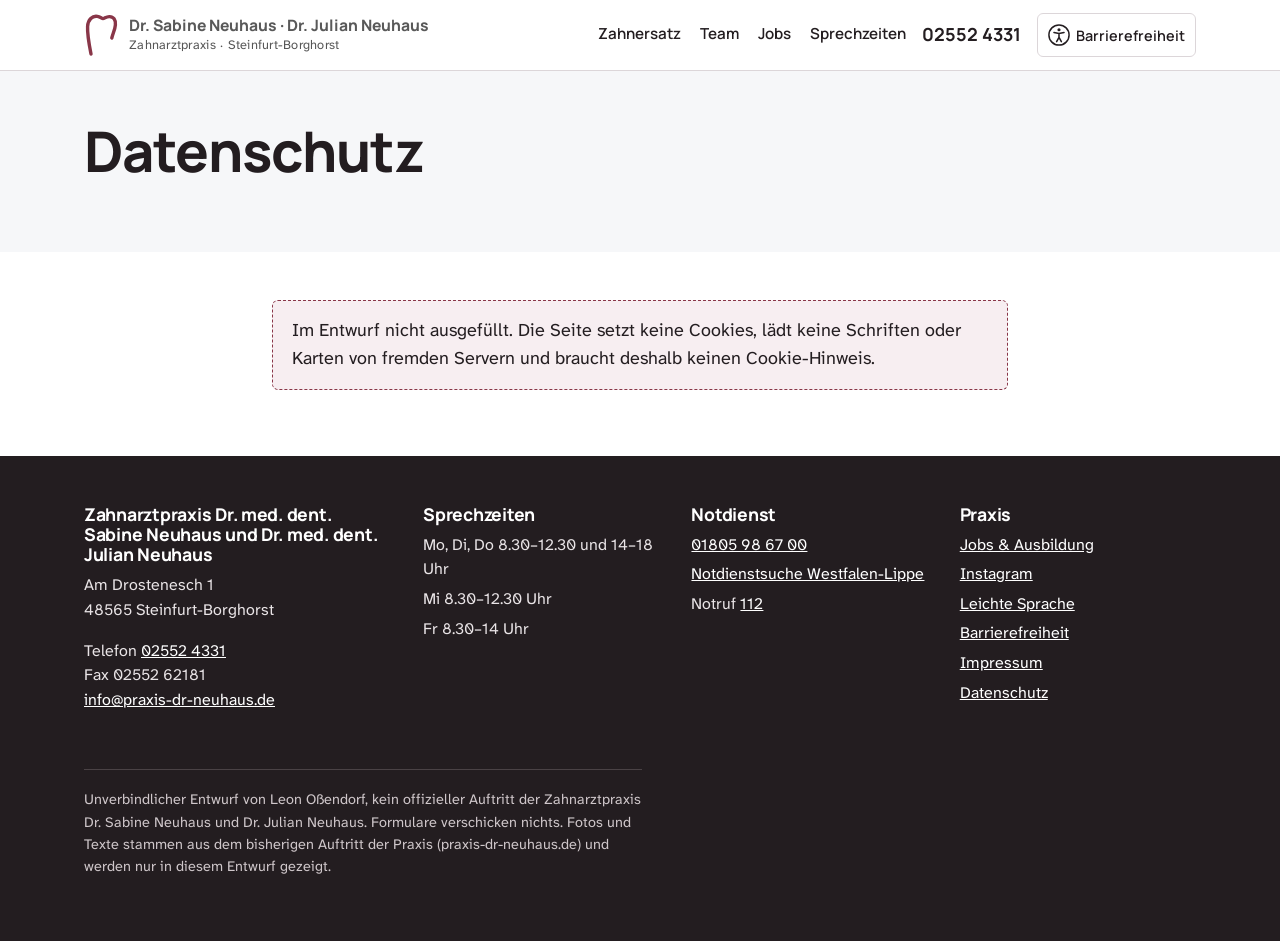
<file: datenschutz.html>
<!doctype html>
<html lang="de">
<head>
<meta charset="utf-8">
<meta name="viewport" content="width=device-width, initial-scale=1">
<meta name="robots" content="noindex,nofollow">
<title>Datenschutz – Zahnarztpraxis Dr. Neuhaus (Entwurf)</title>
<meta name="description" content="Datenschutzerklärung (im Entwurf nicht ausgefüllt).">
<link rel="preload" href="fonts/manrope-var.woff2" as="font" type="font/woff2" crossorigin>
<link rel="stylesheet" href="css/main.css">
<link rel="icon" href="data:image/svg+xml,%3Csvg xmlns='http://www.w3.org/2000/svg' viewBox='0 0 34 44'%3E%3Cpath d='M7 41C5 31 3.2 21 3.6 13.5 4 6.5 8.4 2.6 13.4 3.4c3 .5 4.2 2.2 5.6 2.2 1.6 0 3-1.9 6.2-2 4.4-.2 6.6 3.4 6.2 8.2-.4 4.8-2.4 8.3-3.6 13.2' fill='none' stroke='%23893648' stroke-width='3.4' stroke-linecap='round'/%3E%3C/svg%3E">
</head>
<body>
<a class="skip" href="#inhalt">Zum Inhalt springen</a>
<header class="kopf">
  <div class="wrap">
    <a class="marke" href="index.html">
      <svg viewBox="0 0 34 44" aria-hidden="true" focusable="false"><path d="M7 41C5 31 3.2 21 3.6 13.5 4 6.5 8.4 2.6 13.4 3.4c3 .5 4.2 2.2 5.6 2.2 1.6 0 3-1.9 6.2-2 4.4-.2 6.6 3.4 6.2 8.2-.4 4.8-2.4 8.3-3.6 13.2" fill="none" stroke="#893648" stroke-width="3.4" stroke-linecap="round" stroke-linejoin="round"/></svg>
      <span><b><span>Dr. Sabine Neuhaus</span> <span class="trenn">·</span> <span>Dr. Julian Neuhaus</span></b><small>Zahnarztpraxis · Steinfurt-Borghorst</small></span>
    </a>
    <nav class="nav" aria-label="Hauptmenü">
      <a href="index.html#zahnersatz">Zahnersatz</a>
      <a href="index.html#familie">Team</a>
      <a href="jobs.html">Jobs</a>
      <a href="index.html#kontakt">Sprechzeiten</a>
    </nav>
    <a class="tel" href="tel:+4925524331">02552 4331</a>
    <button class="a11y-btn" type="button" aria-expanded="false" aria-controls="a11y"><svg viewBox="0 0 24 24" aria-hidden="true" focusable="false"><circle cx="12" cy="12" r="11" fill="none" stroke="currentColor" stroke-width="1.6"/><circle cx="12" cy="6.3" r="1.7" fill="currentColor"/><path d="M6.5 9.2l5.5 1.2 5.5-1.2M12 10.4v4.2M12 14.6l-2.6 4.6M12 14.6l2.6 4.6" fill="none" stroke="currentColor" stroke-width="1.7" stroke-linecap="round"/></svg><span class="a11y-txt">Barrierefreiheit</span></button>
    <div class="a11y-panel" id="a11y" role="region" aria-label="Einstellungen zur Barrierefreiheit">
      <h2>Lesen leichter machen</h2>
      <button type="button" data-schalter="gross" aria-pressed="false">Schrift größer</button>
      <button type="button" data-schalter="kontrast" aria-pressed="false">Stärkerer Kontrast</button>
      <button type="button" data-schalter="ruhig" aria-pressed="false">Bewegungen aus</button>
      <button type="button" id="vorlesen" aria-pressed="false">Seite vorlesen</button>
      <a href="leichte-sprache.html">Leichte Sprache <span aria-hidden="true">→</span></a>
      <a href="barrierefreiheit.html">Erklärung zur Barrierefreiheit <span aria-hidden="true">→</span></a>
    </div>
  </div>
</header>
<main id="inhalt">
<section class="seitenkopf"><div class="wrap"><h1>Datenschutz</h1></div></section>
<div class="wrap text-seite" style="max-width:46rem">
  <p class="platzhalter">Im Entwurf nicht ausgefüllt. Die Seite setzt keine Cookies, lädt keine Schriften oder Karten von fremden Servern und braucht deshalb keinen Cookie-Hinweis.</p>
</div>
</main>
<footer class="fuss">
  <div class="wrap">
    <div class="spalten">
      <div>
        <h2>Zahnarztpraxis Dr. med. dent. Sabine Neuhaus und Dr. med. dent. Julian Neuhaus</h2>
        <p>Am Drostenesch 1<br>48565 Steinfurt-Borghorst</p>
        <p>Telefon <a href="tel:+4925524331">02552 4331</a><br>Fax 02552 62181<br><a href="mailto:info@praxis-dr-neuhaus.de">info@praxis-dr-neuhaus.de</a></p>
      </div>
      <div>
        <h2>Sprechzeiten</h2>
        <ul><li>Mo, Di, Do 8.30–12.30 und 14–18 Uhr</li><li>Mi 8.30–12.30 Uhr</li><li>Fr 8.30–14 Uhr</li></ul>
      </div>
      <div>
        <h2>Notdienst</h2>
        <ul><li><a href="tel:+491805986700">01805 98 67 00</a></li><li><a href="https://www.zahnaerzte-wl.de/pages/notdienstsuche">Notdienstsuche Westfalen-Lippe</a></li><li>Notruf <a href="tel:112">112</a></li></ul>
      </div>
      <div>
        <h2>Praxis</h2>
        <ul>
          <li><a href="jobs.html">Jobs &amp; Ausbildung</a></li>
          <li><a href="https://www.instagram.com/zahnarztpraxis_dr.neuhaus/">Instagram</a></li>
          <li><a href="leichte-sprache.html">Leichte Sprache</a></li>
          <li><a href="barrierefreiheit.html">Barrierefreiheit</a></li>
          <li><a href="impressum.html">Impressum</a></li>
          <li><a href="datenschutz.html">Datenschutz</a></li>
        </ul>
      </div>
    </div>
    <p class="entwurf">Unverbindlicher Entwurf von Leon Oßendorf, kein offizieller Auftritt der Zahnarztpraxis Dr. Sabine Neuhaus und Dr. Julian Neuhaus. Formulare verschicken nichts. Fotos und Texte stammen aus dem bisherigen Auftritt der Praxis (praxis-dr-neuhaus.de) und werden nur in diesem Entwurf gezeigt.</p>
  </div>
</footer>
<nav class="leiste" aria-label="Schnellzugriff">
  <a href="tel:+4925524331"><svg viewBox="0 0 24 24" aria-hidden="true"><path d="M6.6 10.8a15.1 15.1 0 0 0 6.6 6.6l2.2-2.2c.3-.3.7-.4 1-.2 1.1.4 2.3.6 3.6.6.6 0 1 .4 1 1V20c0 .6-.4 1-1 1A17 17 0 0 1 3 4c0-.6.4-1 1-1h3.5c.6 0 1 .4 1 1 0 1.3.2 2.5.6 3.6.1.3 0 .7-.2 1z" fill="currentColor"/></svg>Anrufen</a>
  <a href="index.html#termin"><svg viewBox="0 0 24 24" aria-hidden="true"><rect x="3" y="5" width="18" height="16" rx="2" fill="none" stroke="currentColor" stroke-width="2"/><path d="M3 10h18M8 3v4M16 3v4" stroke="currentColor" stroke-width="2"/></svg>Termin</a>
  <a href="index.html#notdienst"><svg viewBox="0 0 24 24" aria-hidden="true"><path d="M12 3v18M3 12h18" stroke="currentColor" stroke-width="3" stroke-linecap="round"/></svg>Notdienst</a>
</nav>
<script src="js/main.js"></script>
</body>
</html>
</file>
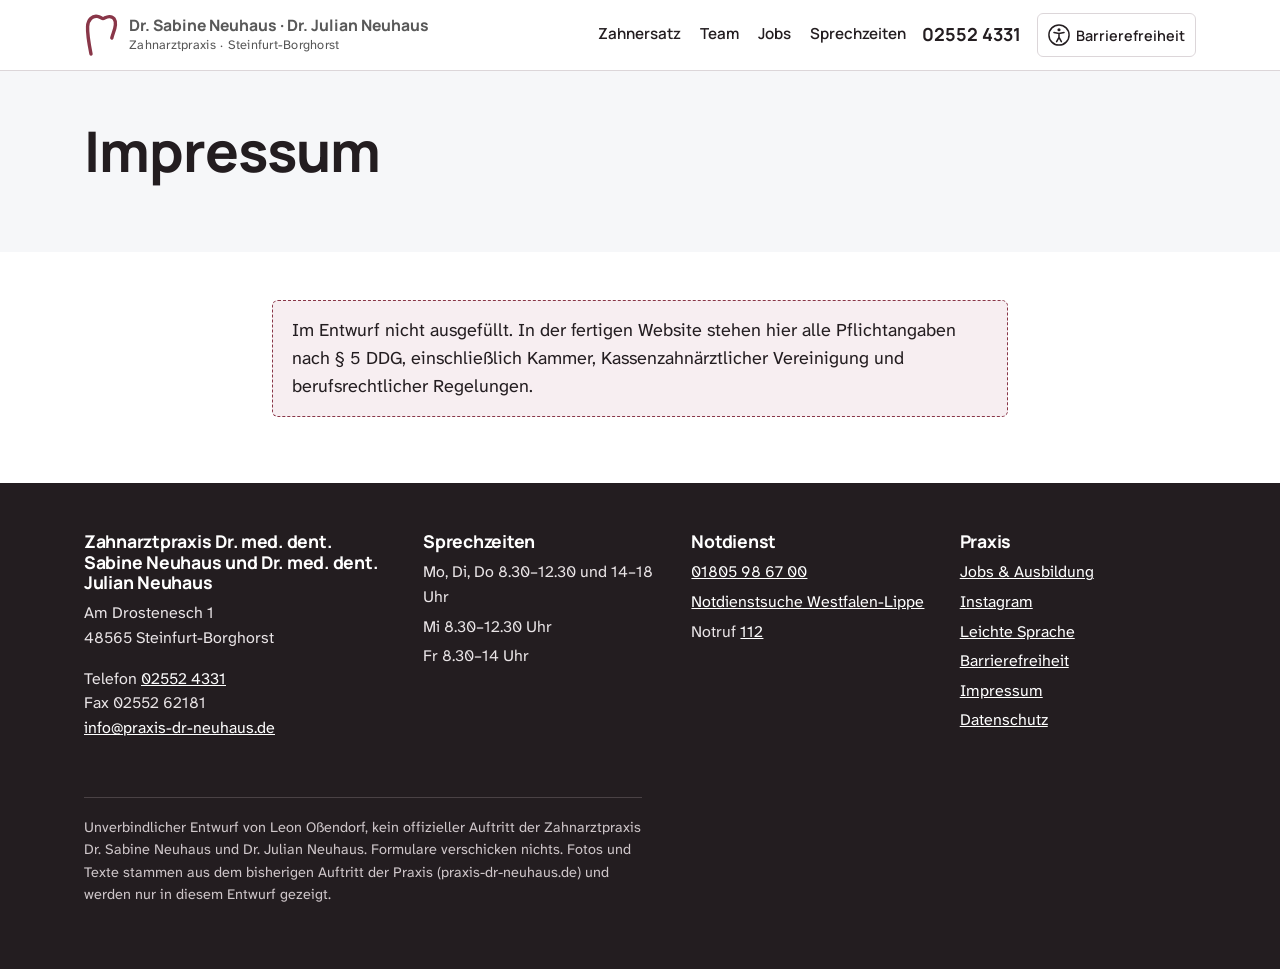
<file: impressum.html>
<!doctype html>
<html lang="de">
<head>
<meta charset="utf-8">
<meta name="viewport" content="width=device-width, initial-scale=1">
<meta name="robots" content="noindex,nofollow">
<title>Impressum – Zahnarztpraxis Dr. Neuhaus (Entwurf)</title>
<meta name="description" content="Impressum (im Entwurf nicht ausgefüllt).">
<link rel="preload" href="fonts/manrope-var.woff2" as="font" type="font/woff2" crossorigin>
<link rel="stylesheet" href="css/main.css">
<link rel="icon" href="data:image/svg+xml,%3Csvg xmlns='http://www.w3.org/2000/svg' viewBox='0 0 34 44'%3E%3Cpath d='M7 41C5 31 3.2 21 3.6 13.5 4 6.5 8.4 2.6 13.4 3.4c3 .5 4.2 2.2 5.6 2.2 1.6 0 3-1.9 6.2-2 4.4-.2 6.6 3.4 6.2 8.2-.4 4.8-2.4 8.3-3.6 13.2' fill='none' stroke='%23893648' stroke-width='3.4' stroke-linecap='round'/%3E%3C/svg%3E">
</head>
<body>
<a class="skip" href="#inhalt">Zum Inhalt springen</a>
<header class="kopf">
  <div class="wrap">
    <a class="marke" href="index.html">
      <svg viewBox="0 0 34 44" aria-hidden="true" focusable="false"><path d="M7 41C5 31 3.2 21 3.6 13.5 4 6.5 8.4 2.6 13.4 3.4c3 .5 4.2 2.2 5.6 2.2 1.6 0 3-1.9 6.2-2 4.4-.2 6.6 3.4 6.2 8.2-.4 4.8-2.4 8.3-3.6 13.2" fill="none" stroke="#893648" stroke-width="3.4" stroke-linecap="round" stroke-linejoin="round"/></svg>
      <span><b><span>Dr. Sabine Neuhaus</span> <span class="trenn">·</span> <span>Dr. Julian Neuhaus</span></b><small>Zahnarztpraxis · Steinfurt-Borghorst</small></span>
    </a>
    <nav class="nav" aria-label="Hauptmenü">
      <a href="index.html#zahnersatz">Zahnersatz</a>
      <a href="index.html#familie">Team</a>
      <a href="jobs.html">Jobs</a>
      <a href="index.html#kontakt">Sprechzeiten</a>
    </nav>
    <a class="tel" href="tel:+4925524331">02552 4331</a>
    <button class="a11y-btn" type="button" aria-expanded="false" aria-controls="a11y"><svg viewBox="0 0 24 24" aria-hidden="true" focusable="false"><circle cx="12" cy="12" r="11" fill="none" stroke="currentColor" stroke-width="1.6"/><circle cx="12" cy="6.3" r="1.7" fill="currentColor"/><path d="M6.5 9.2l5.5 1.2 5.5-1.2M12 10.4v4.2M12 14.6l-2.6 4.6M12 14.6l2.6 4.6" fill="none" stroke="currentColor" stroke-width="1.7" stroke-linecap="round"/></svg><span class="a11y-txt">Barrierefreiheit</span></button>
    <div class="a11y-panel" id="a11y" role="region" aria-label="Einstellungen zur Barrierefreiheit">
      <h2>Lesen leichter machen</h2>
      <button type="button" data-schalter="gross" aria-pressed="false">Schrift größer</button>
      <button type="button" data-schalter="kontrast" aria-pressed="false">Stärkerer Kontrast</button>
      <button type="button" data-schalter="ruhig" aria-pressed="false">Bewegungen aus</button>
      <button type="button" id="vorlesen" aria-pressed="false">Seite vorlesen</button>
      <a href="leichte-sprache.html">Leichte Sprache <span aria-hidden="true">→</span></a>
      <a href="barrierefreiheit.html">Erklärung zur Barrierefreiheit <span aria-hidden="true">→</span></a>
    </div>
  </div>
</header>
<main id="inhalt">
<section class="seitenkopf"><div class="wrap"><h1>Impressum</h1></div></section>
<div class="wrap text-seite" style="max-width:46rem">
  <p class="platzhalter">Im Entwurf nicht ausgefüllt. In der fertigen Website stehen hier alle Pflichtangaben nach § 5 DDG, einschließlich Kammer, Kassenzahnärztlicher Vereinigung und berufsrechtlicher Regelungen.</p>
</div>
</main>
<footer class="fuss">
  <div class="wrap">
    <div class="spalten">
      <div>
        <h2>Zahnarztpraxis Dr. med. dent. Sabine Neuhaus und Dr. med. dent. Julian Neuhaus</h2>
        <p>Am Drostenesch 1<br>48565 Steinfurt-Borghorst</p>
        <p>Telefon <a href="tel:+4925524331">02552 4331</a><br>Fax 02552 62181<br><a href="mailto:info@praxis-dr-neuhaus.de">info@praxis-dr-neuhaus.de</a></p>
      </div>
      <div>
        <h2>Sprechzeiten</h2>
        <ul><li>Mo, Di, Do 8.30–12.30 und 14–18 Uhr</li><li>Mi 8.30–12.30 Uhr</li><li>Fr 8.30–14 Uhr</li></ul>
      </div>
      <div>
        <h2>Notdienst</h2>
        <ul><li><a href="tel:+491805986700">01805 98 67 00</a></li><li><a href="https://www.zahnaerzte-wl.de/pages/notdienstsuche">Notdienstsuche Westfalen-Lippe</a></li><li>Notruf <a href="tel:112">112</a></li></ul>
      </div>
      <div>
        <h2>Praxis</h2>
        <ul>
          <li><a href="jobs.html">Jobs &amp; Ausbildung</a></li>
          <li><a href="https://www.instagram.com/zahnarztpraxis_dr.neuhaus/">Instagram</a></li>
          <li><a href="leichte-sprache.html">Leichte Sprache</a></li>
          <li><a href="barrierefreiheit.html">Barrierefreiheit</a></li>
          <li><a href="impressum.html">Impressum</a></li>
          <li><a href="datenschutz.html">Datenschutz</a></li>
        </ul>
      </div>
    </div>
    <p class="entwurf">Unverbindlicher Entwurf von Leon Oßendorf, kein offizieller Auftritt der Zahnarztpraxis Dr. Sabine Neuhaus und Dr. Julian Neuhaus. Formulare verschicken nichts. Fotos und Texte stammen aus dem bisherigen Auftritt der Praxis (praxis-dr-neuhaus.de) und werden nur in diesem Entwurf gezeigt.</p>
  </div>
</footer>
<nav class="leiste" aria-label="Schnellzugriff">
  <a href="tel:+4925524331"><svg viewBox="0 0 24 24" aria-hidden="true"><path d="M6.6 10.8a15.1 15.1 0 0 0 6.6 6.6l2.2-2.2c.3-.3.7-.4 1-.2 1.1.4 2.3.6 3.6.6.6 0 1 .4 1 1V20c0 .6-.4 1-1 1A17 17 0 0 1 3 4c0-.6.4-1 1-1h3.5c.6 0 1 .4 1 1 0 1.3.2 2.5.6 3.6.1.3 0 .7-.2 1z" fill="currentColor"/></svg>Anrufen</a>
  <a href="index.html#termin"><svg viewBox="0 0 24 24" aria-hidden="true"><rect x="3" y="5" width="18" height="16" rx="2" fill="none" stroke="currentColor" stroke-width="2"/><path d="M3 10h18M8 3v4M16 3v4" stroke="currentColor" stroke-width="2"/></svg>Termin</a>
  <a href="index.html#notdienst"><svg viewBox="0 0 24 24" aria-hidden="true"><path d="M12 3v18M3 12h18" stroke="currentColor" stroke-width="3" stroke-linecap="round"/></svg>Notdienst</a>
</nav>
<script src="js/main.js"></script>
</body>
</html>
</file>
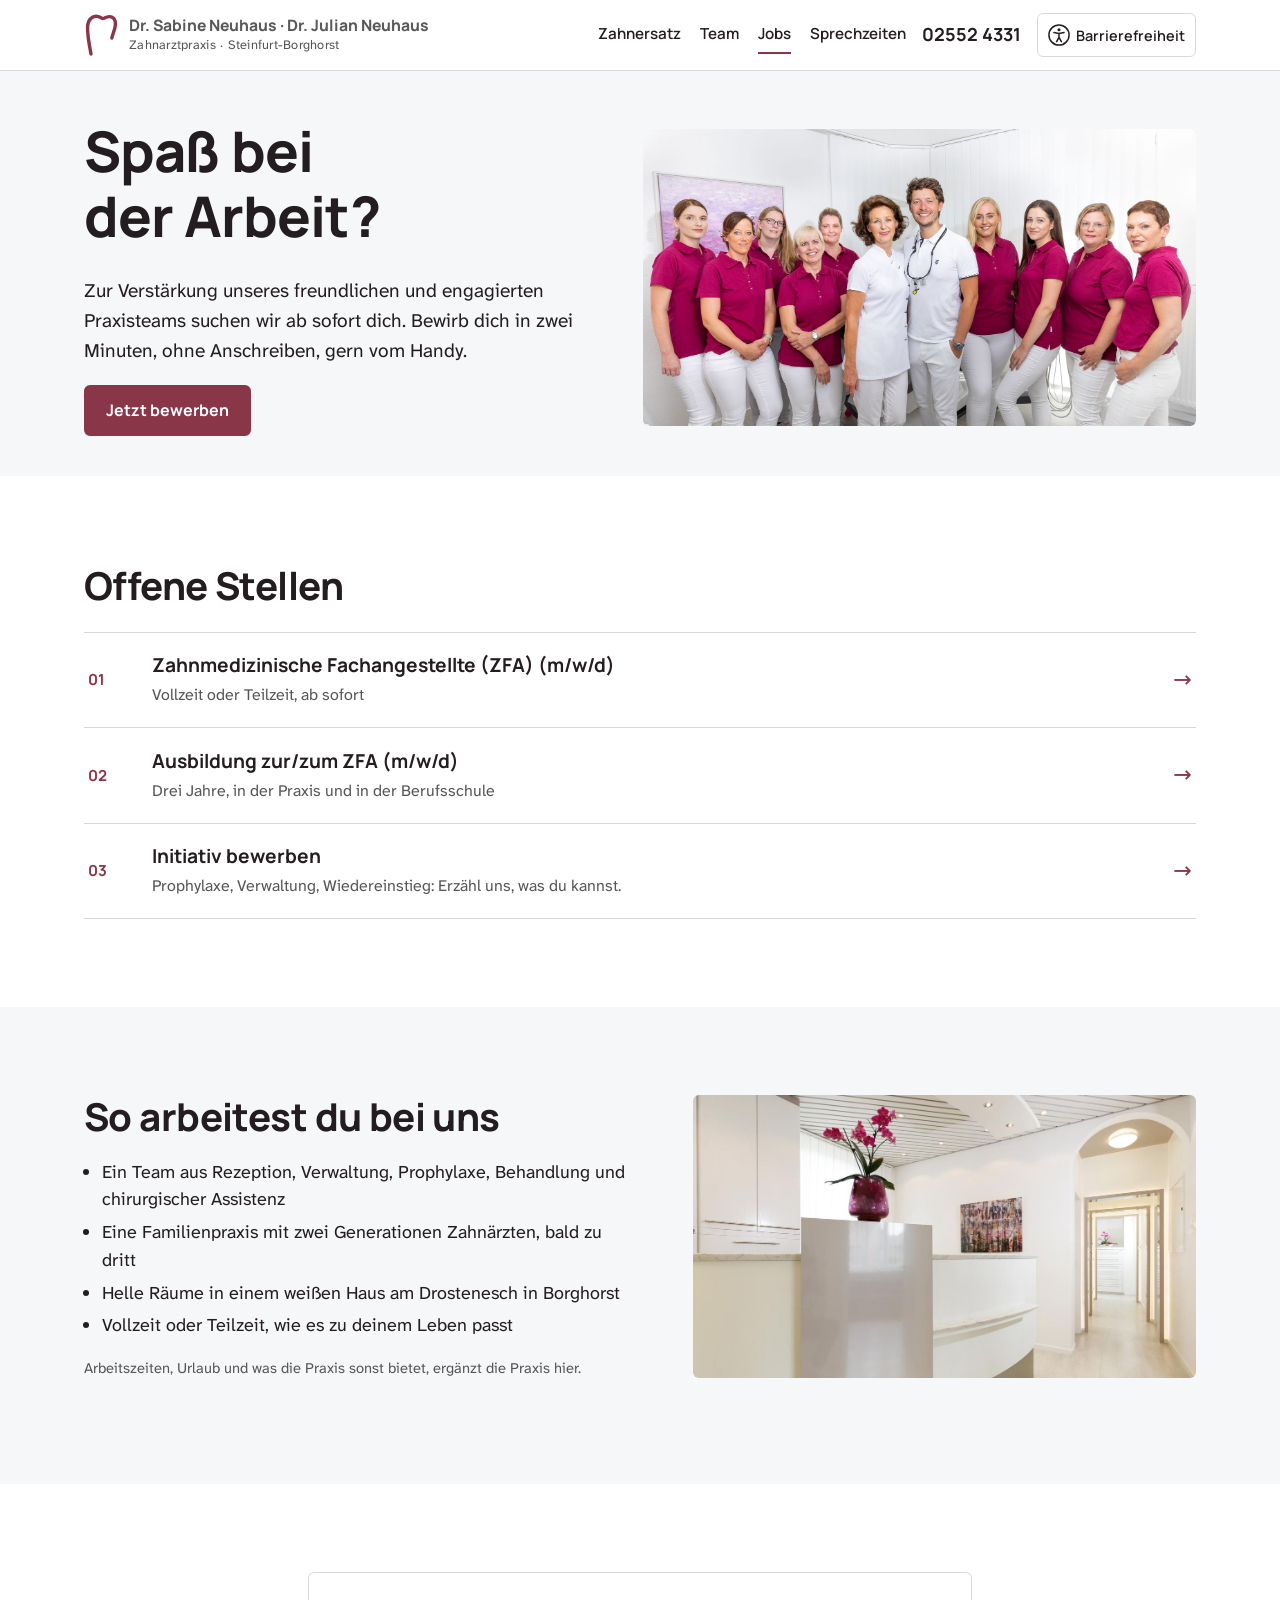
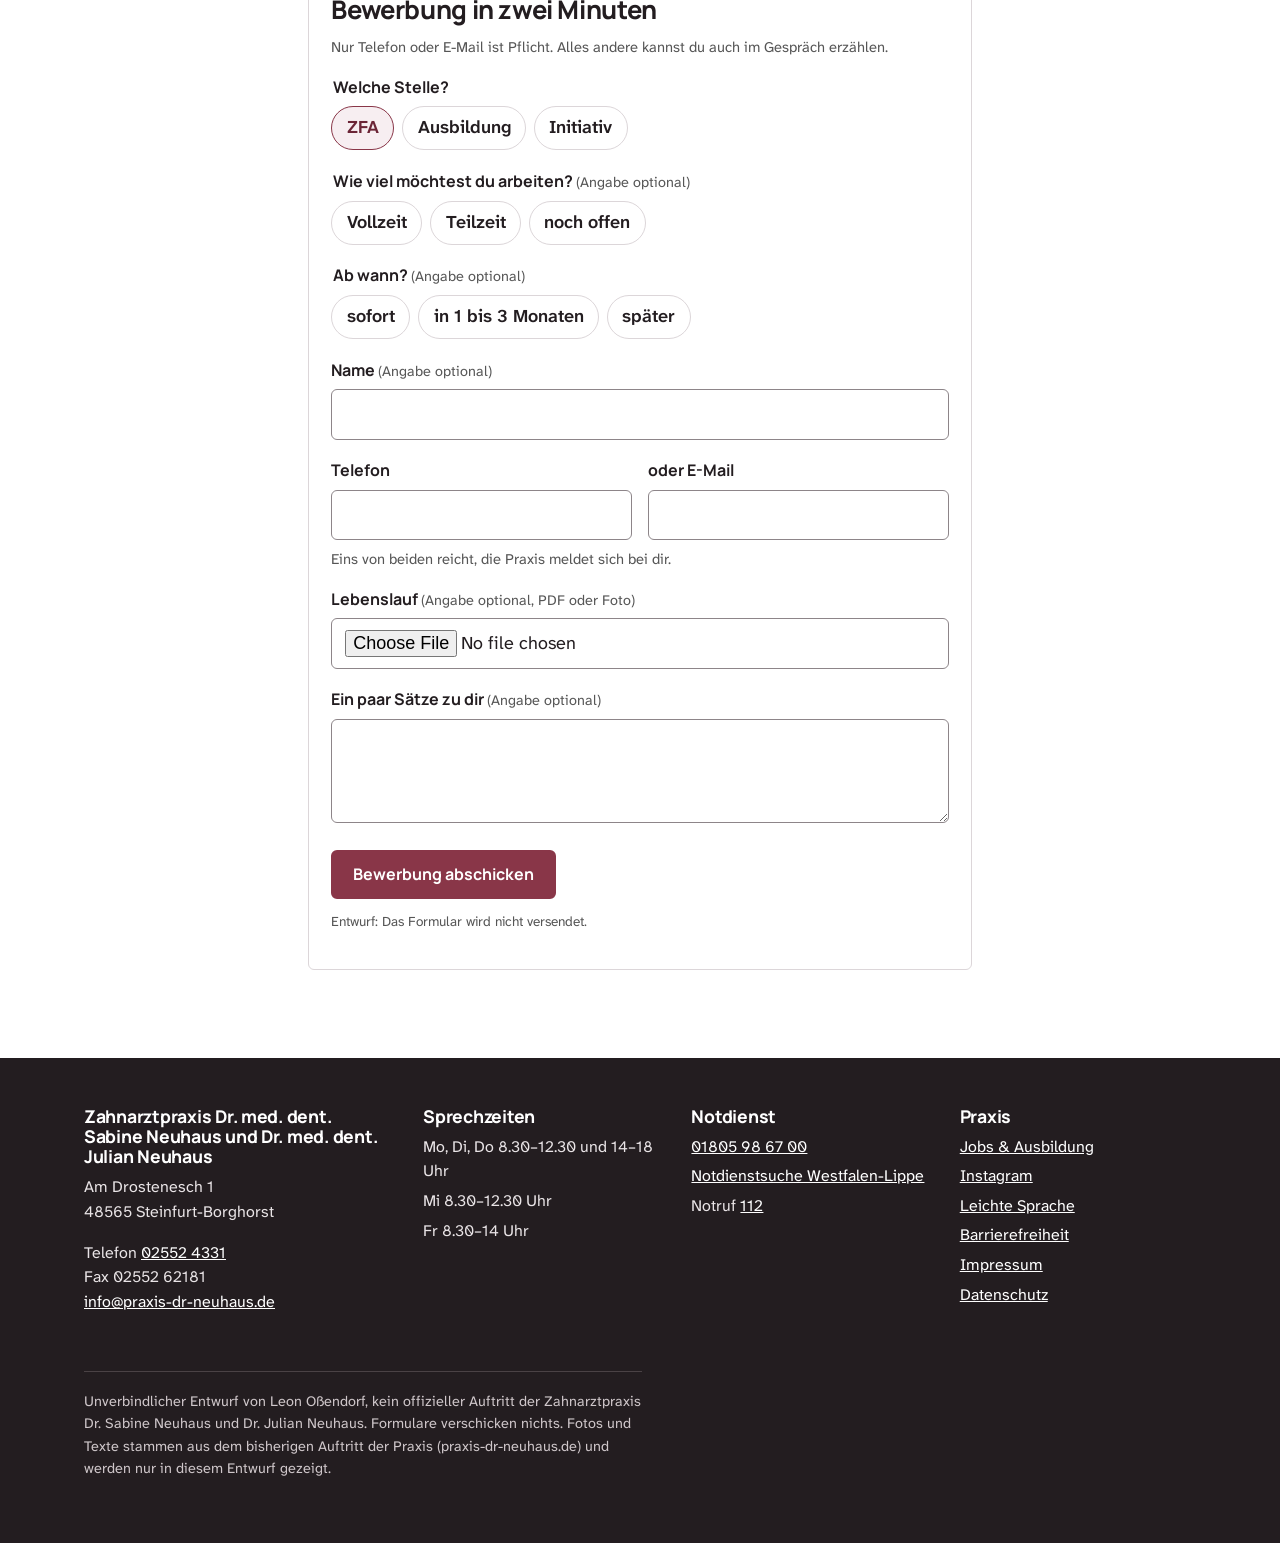
<file: jobs.html>
<!doctype html>
<html lang="de">
<head>
<meta charset="utf-8">
<meta name="viewport" content="width=device-width, initial-scale=1">
<meta name="robots" content="noindex,nofollow">
<title>Jobs und Ausbildung – Zahnarztpraxis Dr. Neuhaus, Steinfurt-Borghorst (Entwurf)</title>
<meta name="description" content="ZFA in Voll- oder Teilzeit und Ausbildung zur ZFA in Steinfurt-Borghorst. Bewerbung in zwei Minuten, auch vom Handy.">
<link rel="preload" href="fonts/manrope-var.woff2" as="font" type="font/woff2" crossorigin>
<link rel="stylesheet" href="css/main.css">
<link rel="icon" href="data:image/svg+xml,%3Csvg xmlns='http://www.w3.org/2000/svg' viewBox='0 0 34 44'%3E%3Cpath d='M7 41C5 31 3.2 21 3.6 13.5 4 6.5 8.4 2.6 13.4 3.4c3 .5 4.2 2.2 5.6 2.2 1.6 0 3-1.9 6.2-2 4.4-.2 6.6 3.4 6.2 8.2-.4 4.8-2.4 8.3-3.6 13.2' fill='none' stroke='%23893648' stroke-width='3.4' stroke-linecap='round'/%3E%3C/svg%3E">
</head>
<body>
<a class="skip" href="#inhalt">Zum Inhalt springen</a>
<header class="kopf">
  <div class="wrap">
    <a class="marke" href="index.html">
      <svg viewBox="0 0 34 44" aria-hidden="true" focusable="false"><path d="M7 41C5 31 3.2 21 3.6 13.5 4 6.5 8.4 2.6 13.4 3.4c3 .5 4.2 2.2 5.6 2.2 1.6 0 3-1.9 6.2-2 4.4-.2 6.6 3.4 6.2 8.2-.4 4.8-2.4 8.3-3.6 13.2" fill="none" stroke="#893648" stroke-width="3.4" stroke-linecap="round" stroke-linejoin="round"/></svg>
      <span><b><span>Dr. Sabine Neuhaus</span> <span class="trenn">·</span> <span>Dr. Julian Neuhaus</span></b><small>Zahnarztpraxis · Steinfurt-Borghorst</small></span>
    </a>
    <nav class="nav" aria-label="Hauptmenü">
      <a href="index.html#zahnersatz">Zahnersatz</a>
      <a href="index.html#familie">Team</a>
      <a href="jobs.html" aria-current="page">Jobs</a>
      <a href="index.html#kontakt">Sprechzeiten</a>
    </nav>
    <a class="tel" href="tel:+4925524331">02552 4331</a>
    <button class="a11y-btn" type="button" aria-expanded="false" aria-controls="a11y"><svg viewBox="0 0 24 24" aria-hidden="true" focusable="false"><circle cx="12" cy="12" r="11" fill="none" stroke="currentColor" stroke-width="1.6"/><circle cx="12" cy="6.3" r="1.7" fill="currentColor"/><path d="M6.5 9.2l5.5 1.2 5.5-1.2M12 10.4v4.2M12 14.6l-2.6 4.6M12 14.6l2.6 4.6" fill="none" stroke="currentColor" stroke-width="1.7" stroke-linecap="round"/></svg><span class="a11y-txt">Barrierefreiheit</span></button>
    <div class="a11y-panel" id="a11y" role="region" aria-label="Einstellungen zur Barrierefreiheit">
      <h2>Lesen leichter machen</h2>
      <button type="button" data-schalter="gross" aria-pressed="false">Schrift größer</button>
      <button type="button" data-schalter="kontrast" aria-pressed="false">Stärkerer Kontrast</button>
      <button type="button" data-schalter="ruhig" aria-pressed="false">Bewegungen aus</button>
      <button type="button" id="vorlesen" aria-pressed="false">Seite vorlesen</button>
      <a href="leichte-sprache.html">Leichte Sprache <span aria-hidden="true">→</span></a>
      <a href="barrierefreiheit.html">Erklärung zur Barrierefreiheit <span aria-hidden="true">→</span></a>
    </div>
  </div>
</header>
<main id="inhalt">
<section class="seitenkopf" aria-labelledby="h-jobs">
  <div class="wrap jobs-grid">
    <div>
      <h1 id="h-jobs">Spaß bei der Arbeit?</h1>
      <p class="lead" style="font-size:1.2rem">Zur Verstärkung unseres freundlichen und engagierten Praxisteams suchen wir ab sofort dich. Bewirb dich in zwei Minuten, ohne Anschreiben, gern vom Handy.</p>
      <a class="btn" href="#bewerbung">Jetzt bewerben</a>
    </div>
    <img src="img/team.jpg" width="1600" height="859" alt="Das Praxisteam in beerenfarbenen Poloshirts mit den beiden Zahnärzten in der hellen Praxis.">
  </div>
</section>

<section aria-labelledby="h-stellen">
  <div class="wrap">
    <h2 id="h-stellen">Offene Stellen</h2>
    <ul class="wege">
      <li><a href="#bewerbung" data-stelle="zfa"><span class="nr">01</span><span><b>Zahnmedizinische Fachangestellte (ZFA) (m/w/d)</b><span class="k">Vollzeit oder Teilzeit, ab sofort</span></span><span class="pfeil" aria-hidden="true">→</span></a></li>
      <li><a href="#bewerbung" data-stelle="ausbildung"><span class="nr">02</span><span><b>Ausbildung zur/zum ZFA (m/w/d)</b><span class="k">Drei Jahre, in der Praxis und in der Berufsschule</span></span><span class="pfeil" aria-hidden="true">→</span></a></li>
      <li><a href="#bewerbung" data-stelle="initiativ"><span class="nr">03</span><span><b>Initiativ bewerben</b><span class="k">Prophylaxe, Verwaltung, Wiedereinstieg: Erzähl uns, was du kannst.</span></span><span class="pfeil" aria-hidden="true">→</span></a></li>
    </ul>
  </div>
</section>

<section class="wand" aria-labelledby="h-arbeit">
  <div class="wrap familie">
    <div>
      <h2 id="h-arbeit">So arbeitest du bei uns</h2>
      <ul class="liste">
        <li>Ein Team aus Rezeption, Verwaltung, Prophylaxe, Behandlung und chirurgischer Assistenz</li>
        <li>Eine Familienpraxis mit zwei Generationen Zahnärzten, bald zu dritt</li>
        <li>Helle Räume in einem weißen Haus am Drostenesch in Borghorst</li>
        <li>Vollzeit oder Teilzeit, wie es zu deinem Leben passt</li>
      </ul>
      <p class="hinweis">Arbeitszeiten, Urlaub und was die Praxis sonst bietet, ergänzt die Praxis hier.</p>
    </div>
    <img src="img/empfang.jpg" width="1200" height="675" alt="Heller Empfang mit Orchidee und einem Flur dahinter." loading="lazy">
  </div>
</section>

<section id="bewerbung" aria-labelledby="h-bewerbung">
  <div class="wrap" style="max-width:44rem">
    <form class="form" id="form-bewerbung" novalidate>
      <h2 id="h-bewerbung">Bewerbung in zwei Minuten</h2>
      <p class="hinweis">Nur Telefon oder E-Mail ist Pflicht. Alles andere kannst du auch im Gespräch erzählen.</p>
      <div class="feld">
        <fieldset><legend>Welche Stelle?</legend>
          <div class="seg" id="stelle">
            <label><input type="radio" name="stelle" value="zfa" checked><span>ZFA</span></label>
            <label><input type="radio" name="stelle" value="ausbildung"><span>Ausbildung</span></label>
            <label><input type="radio" name="stelle" value="initiativ"><span>Initiativ</span></label>
          </div>
        </fieldset>
      </div>
      <div class="feld">
        <fieldset><legend>Wie viel möchtest du arbeiten? <span class="opt">(Angabe optional)</span></legend>
          <div class="seg">
            <label><input type="radio" name="umfang" value="voll"><span>Vollzeit</span></label>
            <label><input type="radio" name="umfang" value="teil"><span>Teilzeit</span></label>
            <label><input type="radio" name="umfang" value="offen"><span>noch offen</span></label>
          </div>
        </fieldset>
      </div>
      <div class="feld">
        <fieldset><legend>Ab wann? <span class="opt">(Angabe optional)</span></legend>
          <div class="seg">
            <label><input type="radio" name="ab" value="sofort"><span>sofort</span></label>
            <label><input type="radio" name="ab" value="bald"><span>in 1 bis 3 Monaten</span></label>
            <label><input type="radio" name="ab" value="spaeter"><span>später</span></label>
          </div>
        </fieldset>
      </div>
      <div class="feld"><label for="b-name">Name <span class="opt">(Angabe optional)</span></label><input id="b-name" name="name" type="text" autocomplete="name"></div>
      <div class="zwei">
        <div class="feld"><label for="b-tel">Telefon</label><input id="b-tel" name="telefon" type="tel" autocomplete="tel" aria-describedby="b-rueck"></div>
        <div class="feld"><label for="b-mail">oder E-Mail</label><input id="b-mail" name="email" type="email" autocomplete="email" aria-describedby="b-rueck"></div>
      </div>
      <p class="hinweis" id="b-rueck" style="margin-top:-.6rem">Eins von beiden reicht, die Praxis meldet sich bei dir.</p>
      <p class="fehler" id="b-fehler" role="alert" hidden>Bitte gib eine Telefonnummer oder eine E-Mail-Adresse an.</p>
      <div class="feld"><label for="b-datei">Lebenslauf <span class="opt">(Angabe optional, PDF oder Foto)</span></label><input id="b-datei" name="datei" type="file" accept=".pdf,image/*"></div>
      <div class="feld"><label for="b-text">Ein paar Sätze zu dir <span class="opt">(Angabe optional)</span></label><textarea id="b-text" name="text"></textarea></div>
      <button class="btn" type="submit">Bewerbung abschicken</button>
      <p class="entwurf-vermerk">Entwurf: Das Formular wird nicht versendet.</p>
    </form>
    <div class="danke" id="danke-bewerbung" tabindex="-1">
      <h3>Danke für deine Bewerbung!</h3>
      <p>In der fertigen Website käme sie jetzt direkt in der Praxis an. Die Praxis meldet sich bei dir.</p>
      <p class="entwurf-vermerk">Entwurf: Es wurde nichts versendet.</p>
    </div>
  </div>
</section>
</main>
<footer class="fuss">
  <div class="wrap">
    <div class="spalten">
      <div>
        <h2>Zahnarztpraxis Dr. med. dent. Sabine Neuhaus und Dr. med. dent. Julian Neuhaus</h2>
        <p>Am Drostenesch 1<br>48565 Steinfurt-Borghorst</p>
        <p>Telefon <a href="tel:+4925524331">02552 4331</a><br>Fax 02552 62181<br><a href="mailto:info@praxis-dr-neuhaus.de">info@praxis-dr-neuhaus.de</a></p>
      </div>
      <div>
        <h2>Sprechzeiten</h2>
        <ul><li>Mo, Di, Do 8.30–12.30 und 14–18 Uhr</li><li>Mi 8.30–12.30 Uhr</li><li>Fr 8.30–14 Uhr</li></ul>
      </div>
      <div>
        <h2>Notdienst</h2>
        <ul><li><a href="tel:+491805986700">01805 98 67 00</a></li><li><a href="https://www.zahnaerzte-wl.de/pages/notdienstsuche">Notdienstsuche Westfalen-Lippe</a></li><li>Notruf <a href="tel:112">112</a></li></ul>
      </div>
      <div>
        <h2>Praxis</h2>
        <ul>
          <li><a href="jobs.html">Jobs &amp; Ausbildung</a></li>
          <li><a href="https://www.instagram.com/zahnarztpraxis_dr.neuhaus/">Instagram</a></li>
          <li><a href="leichte-sprache.html">Leichte Sprache</a></li>
          <li><a href="barrierefreiheit.html">Barrierefreiheit</a></li>
          <li><a href="impressum.html">Impressum</a></li>
          <li><a href="datenschutz.html">Datenschutz</a></li>
        </ul>
      </div>
    </div>
    <p class="entwurf">Unverbindlicher Entwurf von Leon Oßendorf, kein offizieller Auftritt der Zahnarztpraxis Dr. Sabine Neuhaus und Dr. Julian Neuhaus. Formulare verschicken nichts. Fotos und Texte stammen aus dem bisherigen Auftritt der Praxis (praxis-dr-neuhaus.de) und werden nur in diesem Entwurf gezeigt.</p>
  </div>
</footer>
<nav class="leiste" aria-label="Schnellzugriff">
  <a href="tel:+4925524331"><svg viewBox="0 0 24 24" aria-hidden="true"><path d="M6.6 10.8a15.1 15.1 0 0 0 6.6 6.6l2.2-2.2c.3-.3.7-.4 1-.2 1.1.4 2.3.6 3.6.6.6 0 1 .4 1 1V20c0 .6-.4 1-1 1A17 17 0 0 1 3 4c0-.6.4-1 1-1h3.5c.6 0 1 .4 1 1 0 1.3.2 2.5.6 3.6.1.3 0 .7-.2 1z" fill="currentColor"/></svg>Anrufen</a>
  <a href="index.html#termin"><svg viewBox="0 0 24 24" aria-hidden="true"><rect x="3" y="5" width="18" height="16" rx="2" fill="none" stroke="currentColor" stroke-width="2"/><path d="M3 10h18M8 3v4M16 3v4" stroke="currentColor" stroke-width="2"/></svg>Termin</a>
  <a href="index.html#notdienst"><svg viewBox="0 0 24 24" aria-hidden="true"><path d="M12 3v18M3 12h18" stroke="currentColor" stroke-width="3" stroke-linecap="round"/></svg>Notdienst</a>
</nav>
<script src="js/main.js"></script>
</body>
</html>
</file>
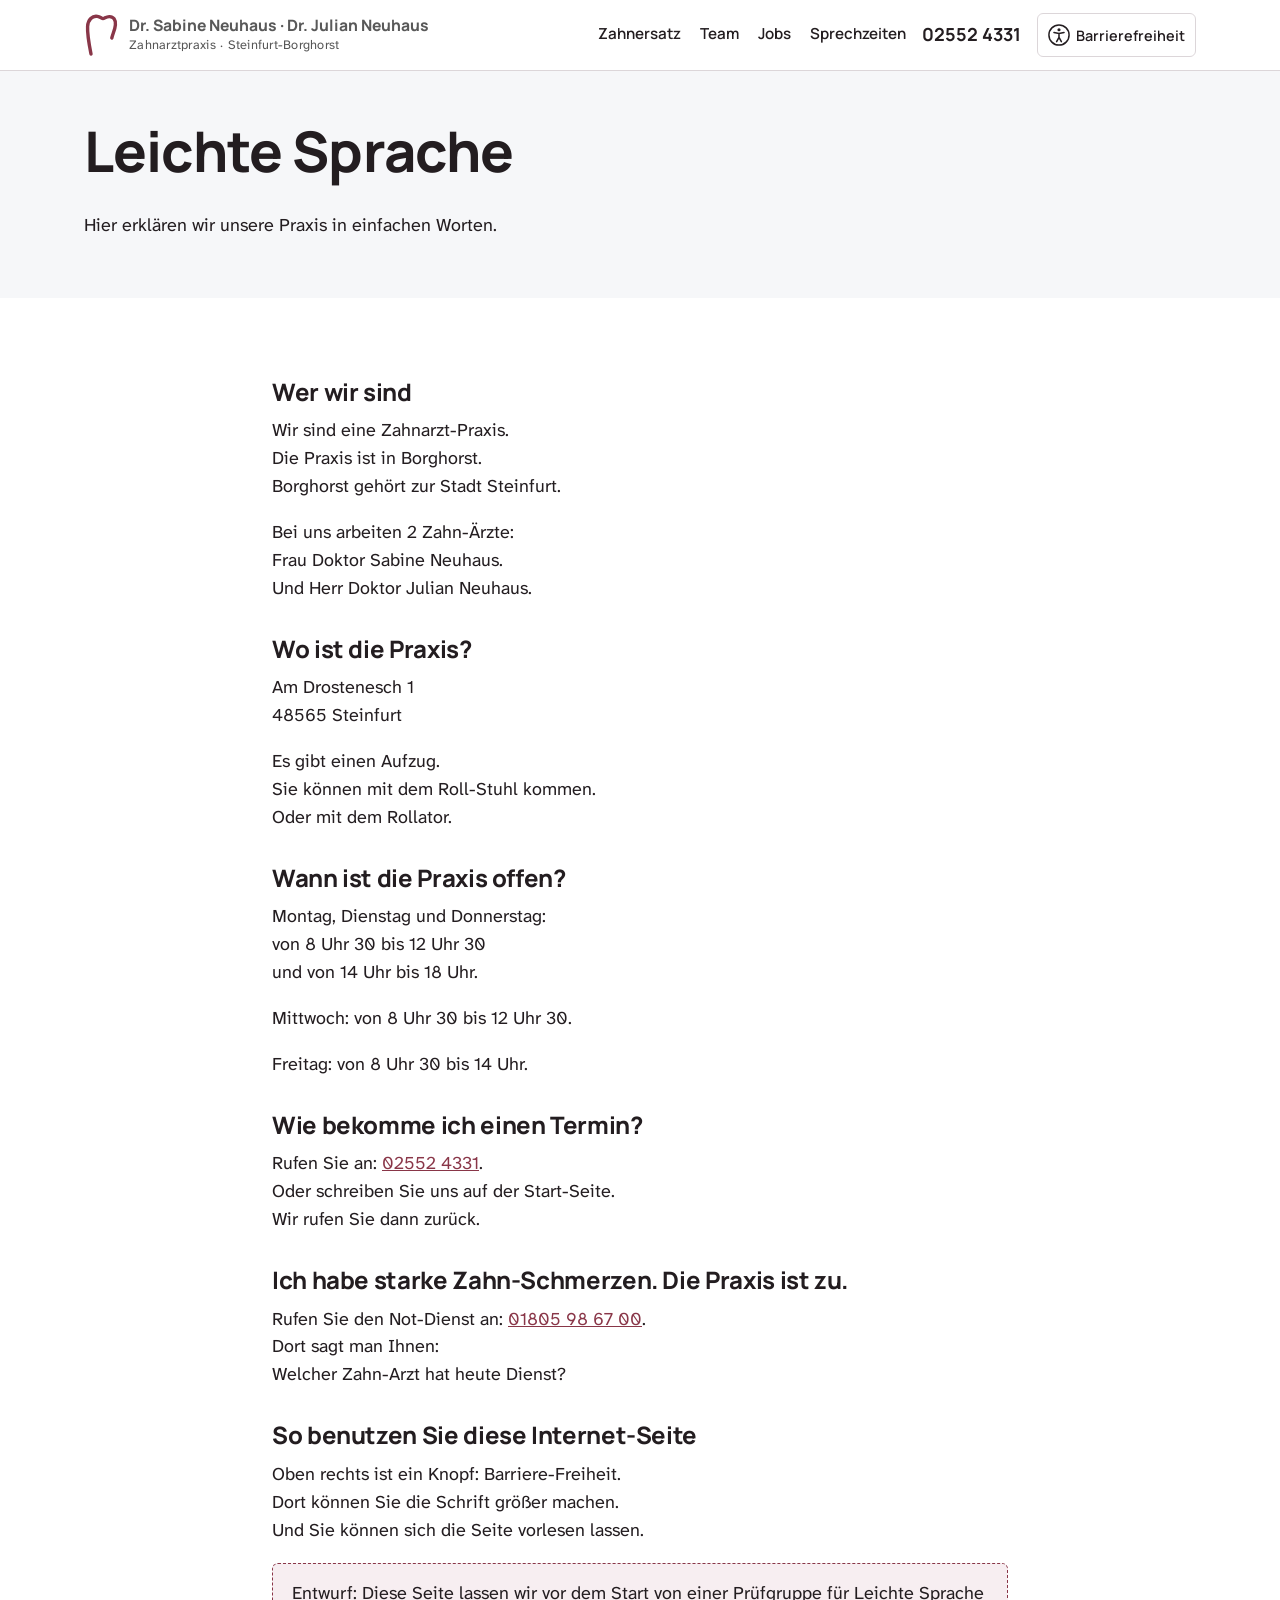
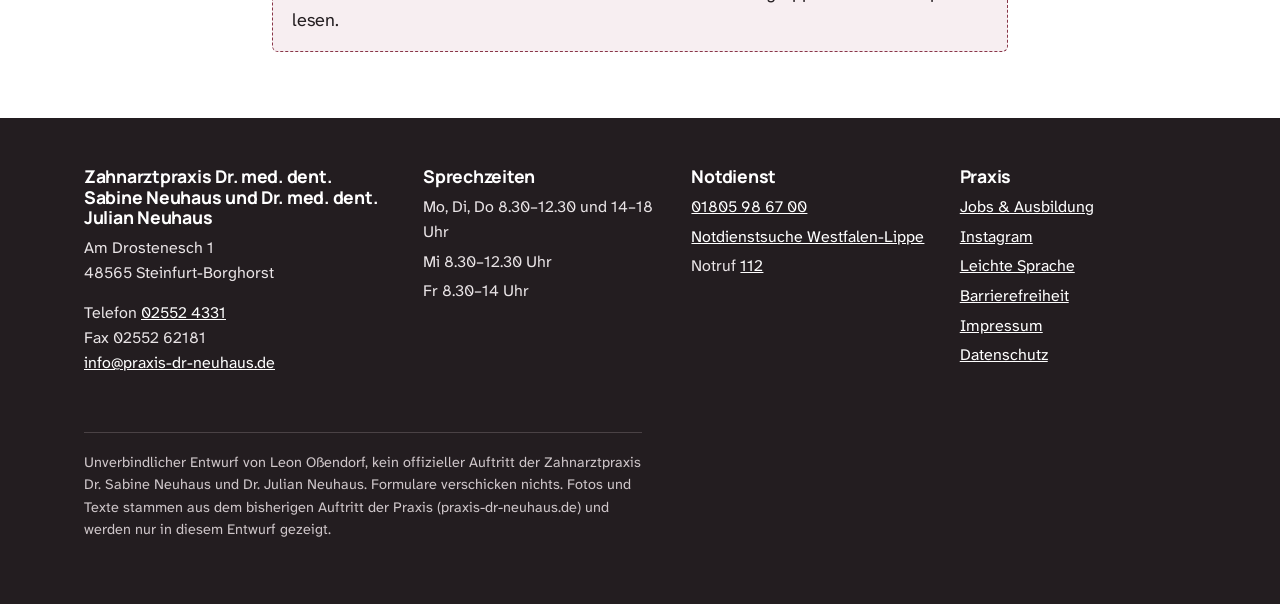
<file: leichte-sprache.html>
<!doctype html>
<html lang="de">
<head>
<meta charset="utf-8">
<meta name="viewport" content="width=device-width, initial-scale=1">
<meta name="robots" content="noindex,nofollow">
<title>Leichte Sprache – Zahnarztpraxis Dr. Neuhaus (Entwurf)</title>
<meta name="description" content="Informationen über die Zahnarztpraxis Dr. Neuhaus in Leichter Sprache.">
<link rel="preload" href="fonts/manrope-var.woff2" as="font" type="font/woff2" crossorigin>
<link rel="stylesheet" href="css/main.css">
<link rel="icon" href="data:image/svg+xml,%3Csvg xmlns='http://www.w3.org/2000/svg' viewBox='0 0 34 44'%3E%3Cpath d='M7 41C5 31 3.2 21 3.6 13.5 4 6.5 8.4 2.6 13.4 3.4c3 .5 4.2 2.2 5.6 2.2 1.6 0 3-1.9 6.2-2 4.4-.2 6.6 3.4 6.2 8.2-.4 4.8-2.4 8.3-3.6 13.2' fill='none' stroke='%23893648' stroke-width='3.4' stroke-linecap='round'/%3E%3C/svg%3E">
</head>
<body>
<a class="skip" href="#inhalt">Zum Inhalt springen</a>
<header class="kopf">
  <div class="wrap">
    <a class="marke" href="index.html">
      <svg viewBox="0 0 34 44" aria-hidden="true" focusable="false"><path d="M7 41C5 31 3.2 21 3.6 13.5 4 6.5 8.4 2.6 13.4 3.4c3 .5 4.2 2.2 5.6 2.2 1.6 0 3-1.9 6.2-2 4.4-.2 6.6 3.4 6.2 8.2-.4 4.8-2.4 8.3-3.6 13.2" fill="none" stroke="#893648" stroke-width="3.4" stroke-linecap="round" stroke-linejoin="round"/></svg>
      <span><b><span>Dr. Sabine Neuhaus</span> <span class="trenn">·</span> <span>Dr. Julian Neuhaus</span></b><small>Zahnarztpraxis · Steinfurt-Borghorst</small></span>
    </a>
    <nav class="nav" aria-label="Hauptmenü">
      <a href="index.html#zahnersatz">Zahnersatz</a>
      <a href="index.html#familie">Team</a>
      <a href="jobs.html">Jobs</a>
      <a href="index.html#kontakt">Sprechzeiten</a>
    </nav>
    <a class="tel" href="tel:+4925524331">02552 4331</a>
    <button class="a11y-btn" type="button" aria-expanded="false" aria-controls="a11y"><svg viewBox="0 0 24 24" aria-hidden="true" focusable="false"><circle cx="12" cy="12" r="11" fill="none" stroke="currentColor" stroke-width="1.6"/><circle cx="12" cy="6.3" r="1.7" fill="currentColor"/><path d="M6.5 9.2l5.5 1.2 5.5-1.2M12 10.4v4.2M12 14.6l-2.6 4.6M12 14.6l2.6 4.6" fill="none" stroke="currentColor" stroke-width="1.7" stroke-linecap="round"/></svg><span class="a11y-txt">Barrierefreiheit</span></button>
    <div class="a11y-panel" id="a11y" role="region" aria-label="Einstellungen zur Barrierefreiheit">
      <h2>Lesen leichter machen</h2>
      <button type="button" data-schalter="gross" aria-pressed="false">Schrift größer</button>
      <button type="button" data-schalter="kontrast" aria-pressed="false">Stärkerer Kontrast</button>
      <button type="button" data-schalter="ruhig" aria-pressed="false">Bewegungen aus</button>
      <button type="button" id="vorlesen" aria-pressed="false">Seite vorlesen</button>
      <a href="leichte-sprache.html">Leichte Sprache <span aria-hidden="true">→</span></a>
      <a href="barrierefreiheit.html">Erklärung zur Barrierefreiheit <span aria-hidden="true">→</span></a>
    </div>
  </div>
</header>
<main id="inhalt">
<section class="seitenkopf"><div class="wrap"><h1>Leichte Sprache</h1><p class="lead">Hier erklären wir unsere Praxis in einfachen Worten.</p></div></section>
<div class="wrap text-seite" style="max-width:46rem">
  <h2>Wer wir sind</h2>
  <p>Wir sind eine Zahnarzt-Praxis.<br>Die Praxis ist in Borghorst.<br>Borghorst gehört zur Stadt Steinfurt.</p>
  <p>Bei uns arbeiten 2 Zahn-Ärzte:<br>Frau Doktor Sabine Neuhaus.<br>Und Herr Doktor Julian Neuhaus.</p>
  <h2>Wo ist die Praxis?</h2>
  <p>Am Drostenesch 1<br>48565 Steinfurt</p>
  <p>Es gibt einen Aufzug.<br>Sie können mit dem Roll-Stuhl kommen.<br>Oder mit dem Rollator.</p>
  <h2>Wann ist die Praxis offen?</h2>
  <p>Montag, Dienstag und Donnerstag:<br>von 8 Uhr 30 bis 12 Uhr 30<br>und von 14 Uhr bis 18 Uhr.</p>
  <p>Mittwoch: von 8 Uhr 30 bis 12 Uhr 30.</p>
  <p>Freitag: von 8 Uhr 30 bis 14 Uhr.</p>
  <h2>Wie bekomme ich einen Termin?</h2>
  <p>Rufen Sie an: <a href="tel:+4925524331">02552 4331</a>.<br>Oder schreiben Sie uns auf der Start-Seite.<br>Wir rufen Sie dann zurück.</p>
  <h2>Ich habe starke Zahn-Schmerzen. Die Praxis ist zu.</h2>
  <p>Rufen Sie den Not-Dienst an: <a href="tel:+491805986700">01805 98 67 00</a>.<br>Dort sagt man Ihnen:<br>Welcher Zahn-Arzt hat heute Dienst?</p>
  <h2>So benutzen Sie diese Internet-Seite</h2>
  <p>Oben rechts ist ein Knopf: Barriere-Freiheit.<br>Dort können Sie die Schrift größer machen.<br>Und Sie können sich die Seite vorlesen lassen.</p>
  <p class="platzhalter">Entwurf: Diese Seite lassen wir vor dem Start von einer Prüfgruppe für Leichte Sprache lesen.</p>
</div>
</main>
<footer class="fuss">
  <div class="wrap">
    <div class="spalten">
      <div>
        <h2>Zahnarztpraxis Dr. med. dent. Sabine Neuhaus und Dr. med. dent. Julian Neuhaus</h2>
        <p>Am Drostenesch 1<br>48565 Steinfurt-Borghorst</p>
        <p>Telefon <a href="tel:+4925524331">02552 4331</a><br>Fax 02552 62181<br><a href="mailto:info@praxis-dr-neuhaus.de">info@praxis-dr-neuhaus.de</a></p>
      </div>
      <div>
        <h2>Sprechzeiten</h2>
        <ul><li>Mo, Di, Do 8.30–12.30 und 14–18 Uhr</li><li>Mi 8.30–12.30 Uhr</li><li>Fr 8.30–14 Uhr</li></ul>
      </div>
      <div>
        <h2>Notdienst</h2>
        <ul><li><a href="tel:+491805986700">01805 98 67 00</a></li><li><a href="https://www.zahnaerzte-wl.de/pages/notdienstsuche">Notdienstsuche Westfalen-Lippe</a></li><li>Notruf <a href="tel:112">112</a></li></ul>
      </div>
      <div>
        <h2>Praxis</h2>
        <ul>
          <li><a href="jobs.html">Jobs &amp; Ausbildung</a></li>
          <li><a href="https://www.instagram.com/zahnarztpraxis_dr.neuhaus/">Instagram</a></li>
          <li><a href="leichte-sprache.html">Leichte Sprache</a></li>
          <li><a href="barrierefreiheit.html">Barrierefreiheit</a></li>
          <li><a href="impressum.html">Impressum</a></li>
          <li><a href="datenschutz.html">Datenschutz</a></li>
        </ul>
      </div>
    </div>
    <p class="entwurf">Unverbindlicher Entwurf von Leon Oßendorf, kein offizieller Auftritt der Zahnarztpraxis Dr. Sabine Neuhaus und Dr. Julian Neuhaus. Formulare verschicken nichts. Fotos und Texte stammen aus dem bisherigen Auftritt der Praxis (praxis-dr-neuhaus.de) und werden nur in diesem Entwurf gezeigt.</p>
  </div>
</footer>
<nav class="leiste" aria-label="Schnellzugriff">
  <a href="tel:+4925524331"><svg viewBox="0 0 24 24" aria-hidden="true"><path d="M6.6 10.8a15.1 15.1 0 0 0 6.6 6.6l2.2-2.2c.3-.3.7-.4 1-.2 1.1.4 2.3.6 3.6.6.6 0 1 .4 1 1V20c0 .6-.4 1-1 1A17 17 0 0 1 3 4c0-.6.4-1 1-1h3.5c.6 0 1 .4 1 1 0 1.3.2 2.5.6 3.6.1.3 0 .7-.2 1z" fill="currentColor"/></svg>Anrufen</a>
  <a href="index.html#termin"><svg viewBox="0 0 24 24" aria-hidden="true"><rect x="3" y="5" width="18" height="16" rx="2" fill="none" stroke="currentColor" stroke-width="2"/><path d="M3 10h18M8 3v4M16 3v4" stroke="currentColor" stroke-width="2"/></svg>Termin</a>
  <a href="index.html#notdienst"><svg viewBox="0 0 24 24" aria-hidden="true"><path d="M12 3v18M3 12h18" stroke="currentColor" stroke-width="3" stroke-linecap="round"/></svg>Notdienst</a>
</nav>
<script src="js/main.js"></script>
</body>
</html>
</file>
<file: css/main.css>
/* Zahnarztpraxis Dr. Neuhaus – Entwurf von Leon Oßendorf */
@font-face{font-family:"Manrope";src:url(../fonts/manrope-var.woff2) format("woff2");font-weight:200 800;font-display:swap}
@font-face{font-family:"Atkinson";src:url(../fonts/atkinson-var.woff2) format("woff2");font-weight:200 800;font-display:swap}

:root{
  --wein:#893648;      /* Logo */
  --wein-dunkel:#6b2536;
  --beere:#980048;     /* Teamkleidung */
  --tint:#f7eef1;
  --wand:#f6f7f9;      /* Wand im Treppenhaus */
  --ink:#231d20;
  --grau:#565656;
  --linie:#dcd6d9;
  --weiss:#fff;
  --fs:1.125rem;
  --maxw:72rem;
  --r:6px;
}
html.gross{font-size:118.75%}
html.kontrast{--wein:#5a1626;--wein-dunkel:#3e0d19;--grau:#2a2a2a;--ink:#000;--linie:#666;--tint:#fff;--wand:#fff}
html.kontrast img{filter:contrast(1.05)}

*{box-sizing:border-box}
html{scroll-behavior:smooth;-webkit-text-size-adjust:100%}
body{margin:0;font-family:"Atkinson",system-ui,sans-serif;font-size:var(--fs);line-height:1.55;color:var(--ink);background:var(--weiss)}
img{max-width:100%;height:auto;display:block}
a{color:var(--wein)}
a:hover{color:var(--wein-dunkel)}
h1,h2,h3{font-family:"Manrope",system-ui,sans-serif;line-height:1.15;letter-spacing:-.015em;margin:0 0 .5em;color:var(--ink)}
h1{font-size:clamp(2.1rem,5.2vw,3.5rem);font-weight:750;text-wrap:balance}
h2{font-size:clamp(1.65rem,3.4vw,2.4rem);font-weight:750}
h3{font-size:1.2rem;font-weight:700}
p{margin:0 0 1em;max-width:62ch}
:focus-visible{outline:3px solid var(--beere);outline-offset:3px;border-radius:2px}
.skip{position:absolute;left:-999px;top:0;background:var(--ink);color:#fff;padding:.7rem 1rem;z-index:100}
.skip:focus{left:1rem;top:1rem}
.wrap{max-width:var(--maxw);margin:0 auto;padding:0 1.25rem}
.sr{position:absolute;width:1px;height:1px;overflow:hidden;clip:rect(0 0 0 0);white-space:nowrap}

/* Kopf */
.kopf{position:sticky;top:0;z-index:50;background:rgba(255,255,255,.96);backdrop-filter:blur(6px);border-bottom:1px solid var(--linie)}
.kopf .wrap{display:flex;flex-wrap:wrap;align-items:center;gap:0 1rem;min-height:4.4rem;position:relative}
.marke{display:flex;align-items:center;gap:.7rem;text-decoration:none;color:var(--grau);margin-right:auto}
.marke svg{width:34px;height:44px;flex:none}
.marke b{display:block;font-family:"Manrope";font-weight:750;font-size:.98rem;line-height:1.2;color:#595959}
.marke small{display:block;font-size:.8rem;color:var(--grau);letter-spacing:.02em}
.nav{display:flex;gap:1.2rem;order:5;width:100%;overflow-x:auto;padding:0 0 .35rem;scrollbar-width:none}
.nav::-webkit-scrollbar{display:none}
.nav a{white-space:nowrap}
@media (max-width:1119px){.nav{gap:1rem}.nav a{font-size:.9rem}}
.nav a{text-decoration:none;color:var(--ink);font-weight:600;font-family:"Manrope";font-size:.95rem;padding:.4rem 0;border-bottom:2px solid transparent}
.nav a:hover,.nav a[aria-current]{border-color:var(--wein);color:var(--ink)}
.kopf .tel{display:none;font-weight:700;text-decoration:none;font-family:"Manrope";color:var(--ink);white-space:nowrap}
.btn{display:inline-flex;align-items:center;justify-content:center;gap:.5rem;min-height:48px;padding:.7rem 1.25rem;border-radius:var(--r);border:2px solid var(--wein);background:var(--wein);color:#fff;font-family:"Manrope";font-weight:700;font-size:1rem;text-decoration:none;cursor:pointer;transition:background .25s,transform .25s}
.btn:hover{background:var(--wein-dunkel);border-color:var(--wein-dunkel);color:#fff}
.btn.hell{background:transparent;color:var(--wein)}
.btn.hell:hover{background:var(--tint);color:var(--wein-dunkel)}
.a11y-btn{display:inline-flex;align-items:center;gap:.4rem;min-height:44px;padding:.4rem .6rem;border:1px solid var(--linie);border-radius:var(--r);background:#fff;color:var(--ink);font:600 .9rem "Manrope";cursor:pointer}
.a11y-btn svg{width:22px;height:22px}
.a11y-panel{position:absolute;right:1rem;top:calc(100% + .4rem);width:min(21rem,calc(100vw - 2rem));background:#fff;border:1px solid var(--linie);border-radius:var(--r);box-shadow:0 12px 30px rgba(0,0,0,.12);padding:1rem;display:none}
.a11y-panel.offen{display:block}
.a11y-panel h2{font-size:1.05rem;margin-bottom:.6rem}
.a11y-panel button,.a11y-panel a{display:flex;width:100%;justify-content:space-between;align-items:center;min-height:44px;padding:.5rem .7rem;margin:.3rem 0;border:1px solid var(--linie);border-radius:var(--r);background:#fff;color:var(--ink);font:600 .95rem "Atkinson";text-decoration:none;cursor:pointer;text-align:left}
.a11y-panel [aria-pressed=true]{background:var(--tint);border-color:var(--wein)}
.a11y-panel [aria-pressed=true]::after{content:"an";font-size:.8rem;color:var(--wein)}

/* Hero */
.hero{background:var(--wand);position:relative;overflow:hidden}
.hero-bild{position:relative}
.hero-bild img{width:100%;height:48vh;min-height:280px;max-height:520px;object-fit:cover;object-position:68% 20%}
.hero-text{padding:1.6rem 0 2.4rem}
.job-hinweis{display:inline-flex;gap:.5rem;align-items:center;font-weight:700;font-family:"Manrope";font-size:.95rem;color:var(--wein);text-decoration:none;border-bottom:1px solid currentColor;margin-bottom:1.2rem}
.hero p.lead{font-size:1.2rem;color:#3b3437}
.hero .knoepfe{display:flex;flex-wrap:wrap;gap:.7rem;margin:1.4rem 0 1.2rem}
.status{display:flex;align-items:flex-start;gap:.6rem;font-weight:600}
.status .punkt{margin-top:.45rem}
.status .punkt{width:.75rem;height:.75rem;border-radius:50%;background:#9a9a9a;flex:none}
.status.auf .punkt{background:#2f7d4f;box-shadow:0 0 0 4px rgba(47,125,79,.15)}
.status a{font-weight:600}
.etikett{position:absolute;right:1rem;bottom:1rem;background:rgba(255,255,255,.92);padding:.45rem .7rem;font-size:.82rem;line-height:1.35;border-left:3px solid var(--beere);color:#333;max-width:17rem}

/* Abschnitte */
section{padding:4rem 0}
.wand{background:var(--wand)}
.unterzeile{color:var(--grau);font-size:1.05rem}

/* Wege */
.wege{list-style:none;padding:0;margin:1.5rem 0 0;border-top:1px solid var(--linie)}
.wege a{display:grid;grid-template-columns:3rem 1fr auto;align-items:center;gap:1rem;padding:1.15rem .25rem;border-bottom:1px solid var(--linie);text-decoration:none;color:var(--ink);transition:background .25s,padding .25s}
.wege a:hover{background:var(--tint);padding-left:.8rem}
.wege .nr{font-family:"Manrope";font-weight:700;color:var(--wein);font-size:.95rem}
.wege b{font-family:"Manrope";font-size:1.2rem;display:block}
.wege span.k{color:var(--grau);font-size:1rem}
.wege .pfeil{font-size:1.4rem;color:var(--wein)}

/* Zahnersatz */
.ze{display:grid;gap:2.5rem}
.rechner{background:#fff;border:1px solid var(--linie);border-radius:var(--r);padding:1.4rem}
.rechner fieldset{border:0;padding:0;margin:0 0 1.2rem}
.rechner legend{font-weight:700;margin-bottom:.6rem;font-family:"Manrope"}
.seg{display:flex;flex-wrap:wrap;gap:.5rem}
.seg label{position:relative}
.seg input{position:absolute;opacity:0;width:1px;height:1px}
.seg span{display:inline-flex;align-items:center;min-height:44px;padding:.45rem .9rem;border:1.5px solid var(--linie);border-radius:999px;cursor:pointer;font-weight:600;background:#fff}
.seg input:checked+span{border-color:var(--wein);background:var(--tint);color:var(--wein-dunkel)}
.seg input:focus-visible+span{outline:3px solid var(--beere);outline-offset:2px}
.balken{margin:.3rem 0 1rem}
.balken .zeile{display:grid;grid-template-columns:9.5rem 1fr 3.4rem;gap:.7rem;align-items:center;margin:.55rem 0}
.balken .bahn{height:1.6rem;background:#efeaec;border-radius:3px;overflow:hidden}
.balken .fuell{display:block;height:100%;background:var(--wein);width:0;transition:width .6s cubic-bezier(.2,.7,.2,1)}
.balken .fuell.neu{background:#b88a96}
.balken .wert{font-family:"Manrope";font-weight:800;font-size:1.15rem;text-align:right}
.balken .lbl{font-size:.95rem;line-height:1.25}
@media (max-width:639px){.balken .zeile{grid-template-columns:1fr 3.4rem;row-gap:.25rem}.balken .lbl{grid-column:1/-1}}
.rechner .klein{font-size:.92rem;color:var(--grau)}
.liste{padding-left:1.1rem}
.liste li{margin:.3rem 0}
.quelle{font-size:.85rem;color:var(--grau)}

/* Lebenslinie */
.linie{list-style:none;margin:2rem 0 0;padding:0;display:grid;gap:0}
.linie li{position:relative;padding:0 0 1.6rem 2.2rem;border-left:2px solid var(--linie);margin-left:.5rem}
.linie li:last-child{border-color:transparent}
.linie li::before{content:"";position:absolute;left:-.55rem;top:.2rem;width:.9rem;height:.9rem;border-radius:50%;background:#fff;border:3px solid var(--wein)}
.linie h3{margin-bottom:.2rem}
.linie p{margin:0;color:#3b3437}
.linie .alter{display:block;font-size:.88rem;color:var(--wein);font-weight:700;font-family:"Manrope"}

/* Familie */
.familie{display:grid;gap:2rem;align-items:start}
.familie figure{margin:0}
.familie figcaption{font-size:.9rem;color:var(--grau);margin-top:.5rem}
.zitat{font-family:"Manrope";font-size:1.5rem;font-weight:700;line-height:1.3;color:var(--wein);margin:0 0 1rem;max-width:22ch}
.aerzte{list-style:none;padding:0;margin:1.5rem 0 0;display:grid;gap:.8rem}
.aerzte li{padding:1rem 1.1rem;border:1px solid var(--linie);border-radius:var(--r);background:#fff}
.aerzte li.bald{border-style:dashed;background:transparent}
.aerzte b{display:block;font-family:"Manrope"}
.aerzte span{color:var(--grau);font-size:1rem}
.team-bild{margin:2.5rem 0 0}
.team-bild img{width:100%;border-radius:var(--r)}
.angst{margin-top:3rem;display:grid;gap:1.5rem;padding:1.6rem;border-radius:var(--r);background:var(--tint)}
.angst h3{font-size:1.4rem}
.sterne{font-family:"Manrope";font-weight:800;font-size:2.4rem;color:var(--wein);line-height:1}

/* Jobs */
.jobs{background:var(--wein);color:#fff}
.jobs h2,.jobs h3{color:#fff}
.jobs a.btn{background:#fff;color:var(--wein);border-color:#fff}
.jobs a.btn:hover{background:var(--tint)}
.jobs .stellen{list-style:none;padding:0;margin:1rem 0 1.6rem}
.jobs .stellen li{padding:.7rem 0;border-bottom:1px solid rgba(255,255,255,.3);font-weight:600}
.jobs .stellen small{display:block;font-weight:400;opacity:.9}
.jobs-grid{display:grid;gap:2rem;align-items:center}
.jobs img{border-radius:var(--r)}

/* Kontakt */
.kontakt-grid{display:grid;gap:2.5rem}
.zeiten{width:100%;border-collapse:collapse;font-variant-numeric:tabular-nums}
.zeiten th,.zeiten td{text-align:left;padding:.55rem .4rem;border-bottom:1px solid var(--linie);vertical-align:top}
.zeiten th{font-weight:700;width:7.5rem}
.zeiten tr.heute{background:var(--tint)}
.zeiten tr.heute th::after{content:" · heute";color:var(--wein);font-weight:600;font-size:.85rem}
.notdienst{margin-top:1.6rem;padding:1.2rem;border-left:4px solid var(--beere);background:#fff}
.notdienst h3{margin-bottom:.3rem}
.notdienst .nummer{font-family:"Manrope";font-weight:800;font-size:1.5rem;color:var(--ink);text-decoration:none}
.anfahrt{display:grid;gap:1rem;margin-top:2rem;grid-template-columns:1fr 1fr}
.anfahrt img{border-radius:var(--r);aspect-ratio:1/1;object-fit:cover;width:100%}
.anfahrt figcaption{font-size:.88rem;color:var(--grau);margin-top:.35rem}
.anfahrt figure{margin:0}

/* Formular */
.form{background:#fff;border:1px solid var(--linie);border-radius:var(--r);padding:1.4rem}
.form h2{font-size:1.6rem}
.feld{margin:0 0 1.15rem}
.feld>label,.feld legend{display:block;font-weight:700;margin-bottom:.4rem;font-family:"Manrope";font-size:1rem}
.feld fieldset{border:0;margin:0;padding:0}
.opt{font-weight:400;color:var(--grau);font-family:"Atkinson";font-size:.9rem}
input[type=text],input[type=tel],input[type=email],textarea,input[type=file]{width:100%;min-height:48px;padding:.65rem .8rem;border:1.5px solid #8d8589;border-radius:var(--r);font:inherit;color:var(--ink);background:#fff}
input::placeholder,textarea::placeholder{color:#6b6468}
textarea{min-height:6.5rem;resize:vertical}
input:focus,textarea:focus{border-color:var(--wein);outline:3px solid rgba(137,54,72,.25);outline-offset:0}
.zwei{display:grid;gap:1rem}
.hinweis{font-size:.92rem;color:var(--grau)}
.fehler{color:#a1122e;font-weight:600;font-size:.95rem;margin:.4rem 0 0}
.info-schmerz{display:none;margin:.6rem 0 0;padding:.7rem .9rem;background:#fff4e5;border-left:4px solid #b25e00;font-size:.98rem}
.info-schmerz.zeigen{display:block}
.danke{display:none;text-align:left;padding:1.4rem;border-radius:var(--r);background:var(--tint);border:1px solid var(--wein)}
.danke.zeigen{display:block}
.danke h3{color:var(--wein-dunkel)}
.entwurf-vermerk{font-size:.85rem;color:var(--grau);margin-top:.8rem}

/* Fuß */
.fuss{background:#231d20;color:#e9e4e6;padding:3rem 0 6rem;font-size:1rem}
.fuss a{color:#fff}
.fuss .spalten{display:grid;gap:2rem}
.fuss h2{color:#fff;font-size:1.1rem}
.fuss ul{list-style:none;padding:0;margin:0}
.fuss li{margin:.3rem 0}
.fuss .entwurf{margin-top:2.5rem;padding-top:1.2rem;border-top:1px solid #4a4245;font-size:.9rem;color:#cfc7ca}

/* Handy-Leiste */
.leiste{position:fixed;left:0;right:0;bottom:0;z-index:60;display:grid;grid-template-columns:repeat(3,1fr);background:#fff;border-top:1px solid var(--linie);box-shadow:0 -6px 20px rgba(0,0,0,.06)}
.leiste a{display:flex;flex-direction:column;align-items:center;justify-content:center;gap:.15rem;min-height:60px;text-decoration:none;color:var(--ink);font:700 .85rem "Manrope"}
.leiste a+a{border-left:1px solid var(--linie)}
.leiste svg{width:22px;height:22px;color:var(--wein)}

/* Unterseiten */
.seitenkopf{background:var(--wand);padding:3rem 0 2.5rem}
.seitenkopf img{border-radius:var(--r)}
.familie img{border-radius:var(--r)}
.text-seite{padding:3rem 0}
.text-seite h2{font-size:1.5rem;margin-top:2rem}
.platzhalter{padding:1rem 1.2rem;border:1px dashed var(--wein);background:var(--tint);border-radius:var(--r)}

/* Einblenden */
.zeig{opacity:0;transform:translateY(14px);transition:opacity .6s ease,transform .6s ease}
.zeig.da{opacity:1;transform:none}
html.ruhig *,html.ruhig *::before{transition:none!important;animation:none!important;scroll-behavior:auto!important}
html.ruhig .zeig{opacity:1;transform:none}
@media (prefers-reduced-motion:reduce){*{transition:none!important;animation:none!important;scroll-behavior:auto!important}.zeig{opacity:1;transform:none}}

@media (max-width:899px){
  .marke b{font-size:.92rem}
  .marke b .trenn{display:none}
  .marke b>span{display:block}
  .marke small{display:none}
  .a11y-txt{position:absolute;width:1px;height:1px;overflow:hidden;clip:rect(0 0 0 0);white-space:nowrap}
  .a11y-btn{min-width:48px;justify-content:center}
  .etikett{display:none}
}
@media (max-width:639px){.anfahrt figure:last-child{grid-column:1/-1}.anfahrt figure:last-child img{aspect-ratio:16/9}}
@media (min-width:640px){
  .zwei{grid-template-columns:1fr 1fr}
  .anfahrt{grid-template-columns:1fr 1fr 1fr}
}
@media (min-width:1120px){.kopf .tel{display:inline}.nav{order:0;width:auto;padding:0;overflow:visible}}
@media (min-width:900px){
  .leiste{display:none}
  .fuss{padding-bottom:3rem}
  section{padding:5.5rem 0}
  .hero{min-height:min(84vh,720px);display:flex;align-items:center}
  .hero>.wrap{width:100%}
  .hero-bild{position:absolute;inset:0 0 0 auto;width:62%}
  .hero-bild img{height:100%;max-height:none;object-position:62% 25%;-webkit-mask-image:linear-gradient(90deg,transparent 0,rgba(0,0,0,.35) 14%,#000 34%);mask-image:linear-gradient(90deg,transparent 0,rgba(0,0,0,.35) 14%,#000 34%)}
  .hero-text{position:relative;padding:4rem 0;max-width:31rem}
  .ze{grid-template-columns:1fr 1.05fr;align-items:start}
  .linie{grid-template-columns:repeat(6,1fr);gap:1.2rem}
  .linie li{border-left:0;border-top:2px solid var(--linie);margin:0;padding:1.6rem 0 0}
  .linie li:last-child{border-color:var(--linie)}
  .linie li::before{left:0;top:-.55rem}
  .familie{grid-template-columns:1.1fr 1fr;gap:3.5rem}
  .angst{grid-template-columns:2fr 1fr;align-items:center;padding:2.2rem}
  .jobs-grid{grid-template-columns:1fr 1.1fr;gap:3.5rem}
  .kontakt-grid{grid-template-columns:1fr 1.1fr;gap:3.5rem}
  .fuss .spalten{grid-template-columns:1.3fr 1fr 1fr 1fr}
}

[id]{scroll-margin-top:7.5rem}
</file>
